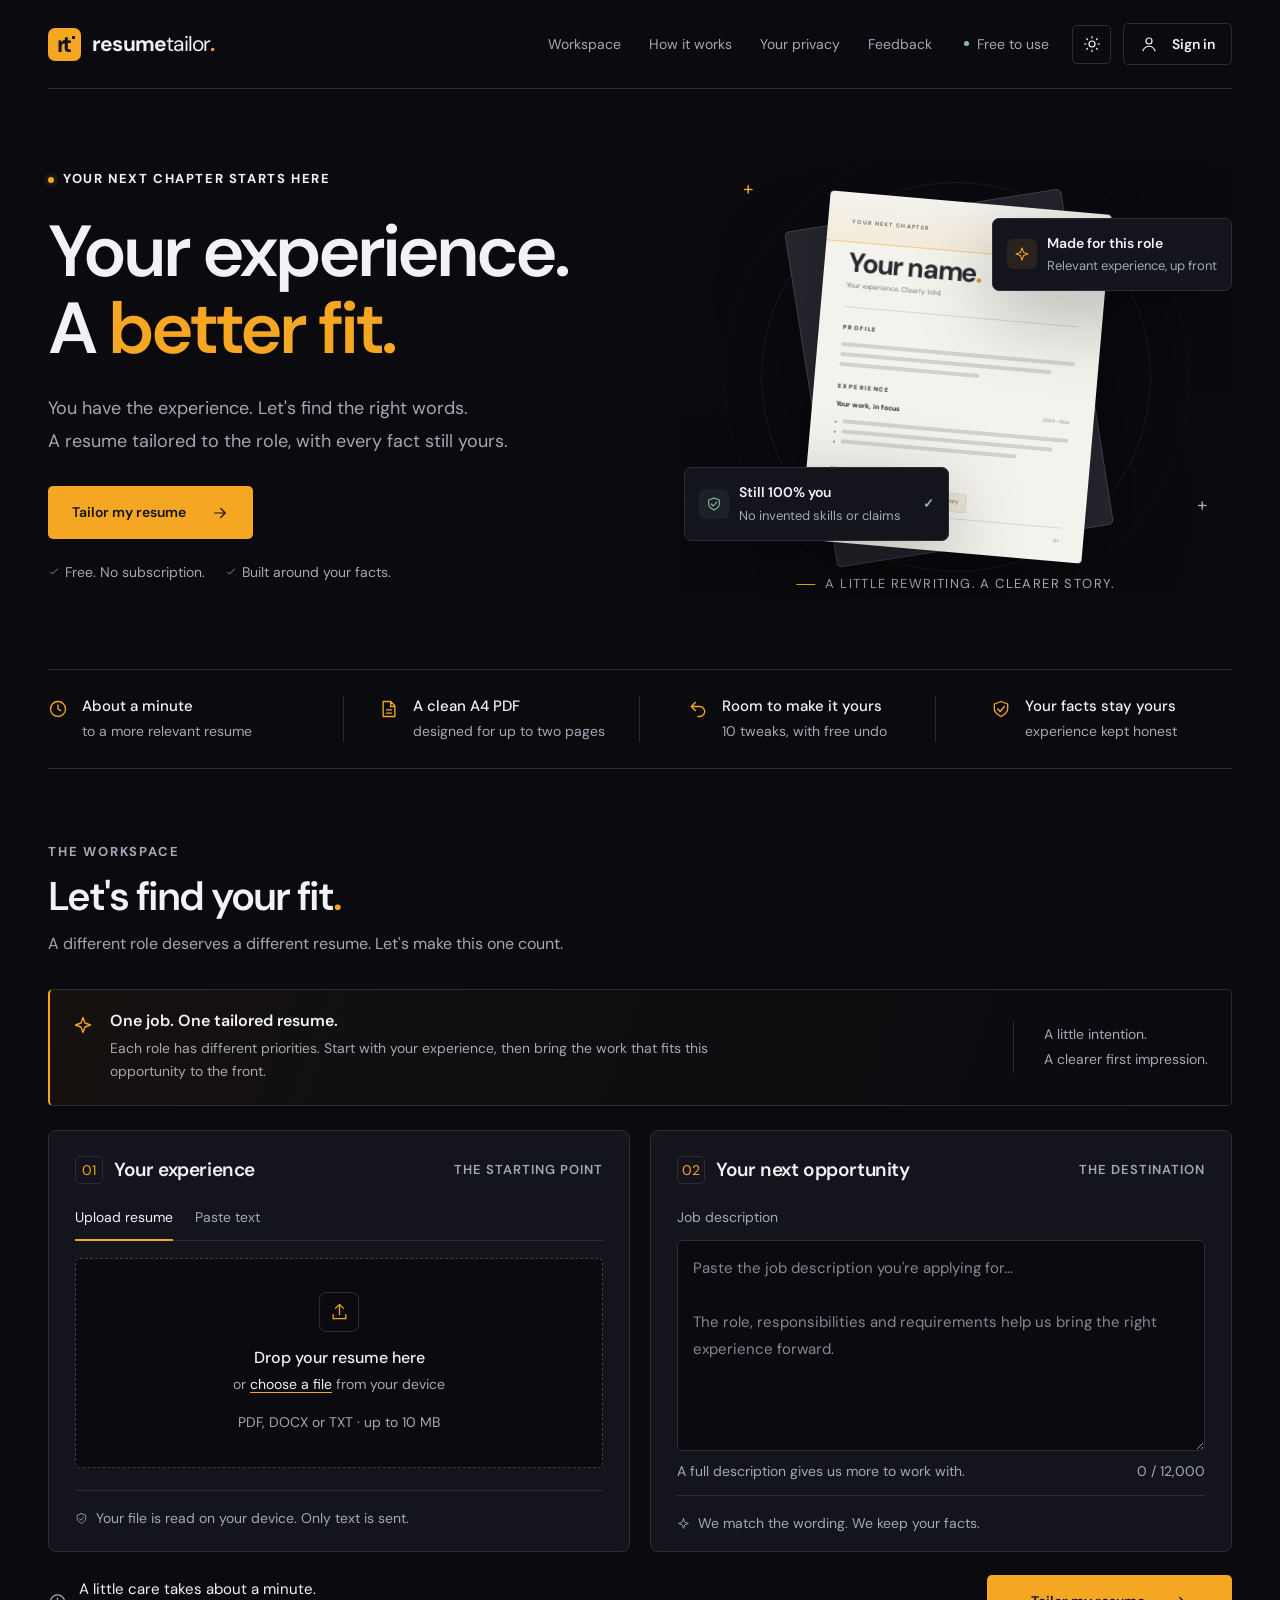
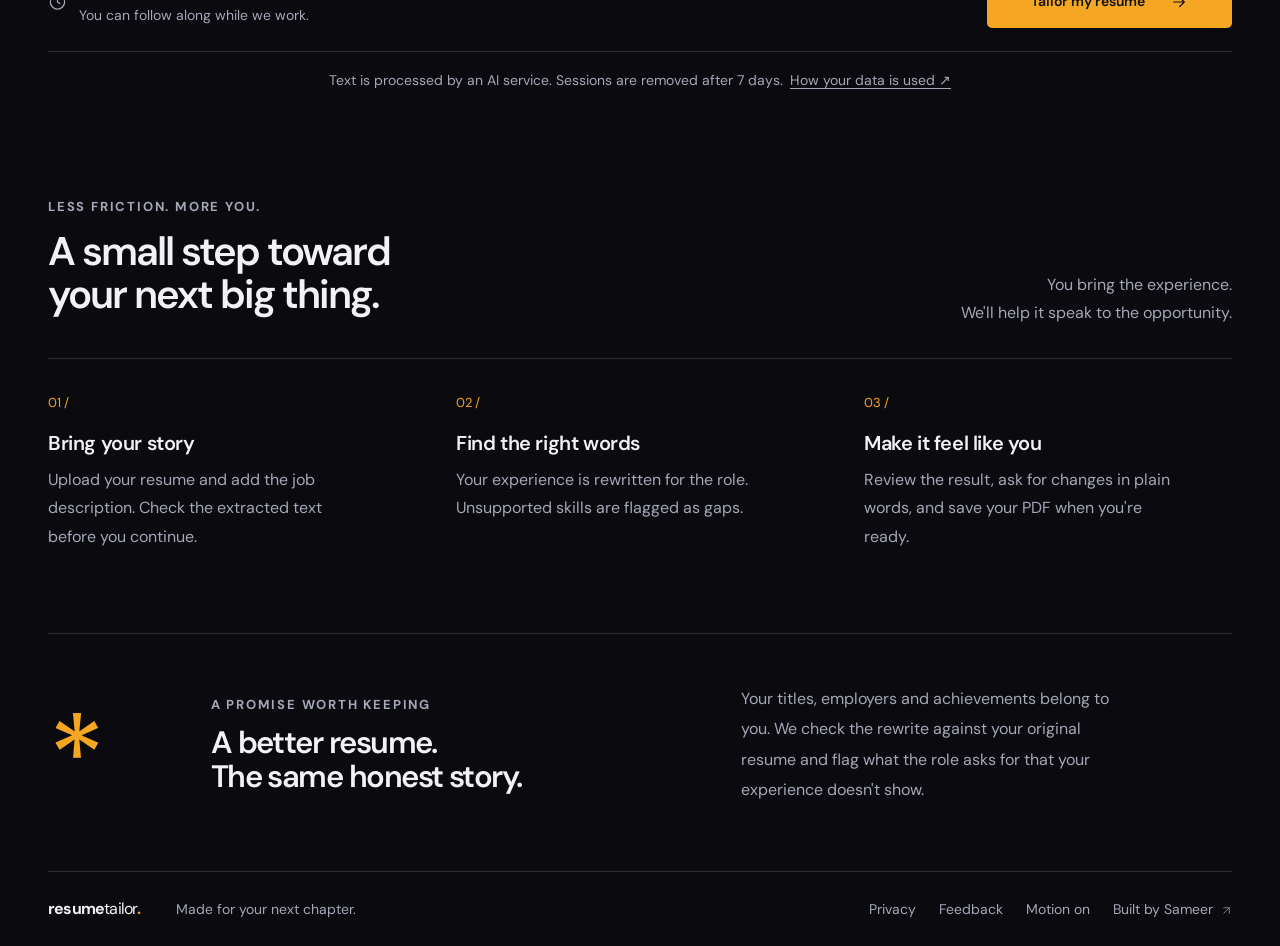
<file: site/index.html>
<!doctype html>
<html lang="en" data-theme="dark">
<head>
  <meta charset="utf-8">
  <meta name="viewport" content="width=device-width,initial-scale=1">
  <meta name="theme-color" content="#0a0a0f">
  <meta name="description" content="Make your resume fit the role. Resume Tailor rewrites with your experience, keeps your facts, and puts you in control.">
  <title>Resume Tailor — Your experience. A better fit.</title>
  <link rel="icon" href="assets/favicon.svg" type="image/svg+xml">
  <link rel="preload" href="assets/dm-sans.woff2" as="font" type="font/woff2" crossorigin>
  <link rel="stylesheet" href="styles.css">
  <script defer src="config.js"></script>
  <script defer src="render.js"></script>
  <script defer src="api.js"></script>
  <script defer src="demo-data.js"></script>
  <script defer src="app.js"></script>
</head>
<body>
  <a class="skip-link" href="#main">Skip to content</a>
  <svg class="svg-library" aria-hidden="true" xmlns="http://www.w3.org/2000/svg">
    <symbol id="i-arrow" viewBox="0 0 24 24"><path d="M5 12h14m-6-6 6 6-6 6"/></symbol>
    <symbol id="i-up-right" viewBox="0 0 24 24"><path d="M6 18 18 6M6 6h12v12"/></symbol>
    <symbol id="i-check" viewBox="0 0 24 24"><path d="m5 12 4 4L19 6"/></symbol>
    <symbol id="i-document" viewBox="0 0 24 24"><path d="M14 3H5v18h14V8l-5-5Zm0 0v6h5M9 13h6m-6 4h6"/></symbol>
    <symbol id="i-upload" viewBox="0 0 24 24"><path d="M12 16V3m-5 5 5-5 5 5M4 16v5h16v-5"/></symbol>
    <symbol id="i-shield" viewBox="0 0 24 24"><path d="m12 3 8 3v6c0 5-8 9-8 9s-8-4-8-9V6l8-3Z"/><path d="m8 12 3 3 5-6"/></symbol>
    <symbol id="i-user" viewBox="0 0 24 24"><circle cx="12" cy="8" r="4"/><path d="M4 21c1.5-4 4.5-6 8-6s6.5 2 8 6"/></symbol><symbol id="i-clock" viewBox="0 0 24 24"><circle cx="12" cy="12" r="9"/><path d="M12 7v5l3 2"/></symbol>
    <symbol id="i-spark" viewBox="0 0 24 24"><path d="m12 3 2.4 6.6L21 12l-6.6 2.4L12 21l-2.4-6.6L3 12l6.6-2.4L12 3Z"/></symbol>
    <symbol id="i-sun" viewBox="0 0 24 24"><circle cx="12" cy="12" r="4"/><path d="M12 2v2m0 16v2M2 12h2m16 0h2M5 5l1 1m12 12 1 1M5 19l1-1M18 6l1-1"/></symbol>
    <symbol id="i-moon" viewBox="0 0 24 24"><path d="M20 15.2A9 9 0 0 1 8.8 4 9 9 0 1 0 20 15.2Z"/></symbol>
    <symbol id="i-play" viewBox="0 0 24 24"><path d="m9 5 11 7-11 7V5Z"/></symbol>
    <symbol id="i-pause" viewBox="0 0 24 24"><path d="M8 5v14M16 5v14"/></symbol>
    <symbol id="i-close" viewBox="0 0 24 24"><path d="m6 6 12 12M18 6 6 18"/></symbol>
    <symbol id="i-undo" viewBox="0 0 24 24"><path d="M9 4 4 9l5 5M4 9h10a6 6 0 0 1 0 12h-2"/></symbol>
    <symbol id="i-download" viewBox="0 0 24 24"><path d="M12 3v13m-5-5 5 5 5-5M4 17v4h16v-4"/></symbol>
  </svg>

  <header class="site-header shell">
    <a class="brand" href="#" aria-label="Resume Tailor home"><span class="brand-mark" aria-hidden="true">r<span>t</span><i></i></span><span>resume<span class="brand-light">tailor</span><span class="brand-dot">.</span></span></a>
    <nav aria-label="Main navigation">
      <a href="#workspace" data-home-anchor="workspace">Workspace</a>
      <a href="#how-it-works" data-home-anchor="how-it-works">How it works</a>
      <button class="nav-link" data-action="privacy">Your privacy</button>
      <button class="nav-link" data-action="feedback">Feedback</button>
    </nav>
    <div class="header-actions"><span class="free-tag"><i></i> Free to use</span><button class="icon-button" id="theme-toggle" aria-label="Switch to light theme"><svg><use href="#i-sun"/></svg></button><button class="button small outline" id="account-button"><svg><use href="#i-user"/></svg> Sign in</button><button class="button small outline" id="header-sign-out" hidden>Sign out</button></div>
  </header>

  <main id="main">
    <div id="view-home" class="view">
      <section class="hero shell" aria-labelledby="hero-title">
        <div class="hero-copy">
          <div class="eyebrow"><span class="live-dot"></span> YOUR NEXT CHAPTER STARTS HERE</div>
          <h1 id="hero-title">Your experience.<br>A <span class="accent">better fit<span class="period">.</span></span></h1>
          <p class="hero-description">You have the experience. Let's find the right words.<br class="desktop-break"> A resume tailored to the role, with every fact still yours.</p>
          <div class="hero-actions"><a class="button primary" href="#workspace">Tailor my resume <svg><use href="#i-arrow"/></svg></a></div>
          <div class="hero-fineprint"><span><svg><use href="#i-check"/></svg> Free. No subscription.</span><span><svg><use href="#i-check"/></svg> Built around your facts.</span></div>
          <p class="usage-stats" id="usage-stats" hidden></p>
        </div>
        <div class="hero-visual" aria-label="Illustration of a resume being matched to a role">
          <div class="orbit orbit-one"></div><div class="orbit orbit-two"></div><div class="visual-cross cross-one">+</div><div class="visual-cross cross-two">+</div>
          <div class="paper-back"></div>
          <div class="resume-paper" data-tilt>
            <div class="paper-topline"><span>YOUR NEXT CHAPTER</span><svg><use href="#i-spark"/></svg></div>
            <div class="paper-name">Your name<span>.</span></div><div class="paper-role">Your experience. Clearly told.</div>
            <div class="paper-rule"></div><div class="paper-label">PROFILE</div><div class="skeleton w100"></div><div class="skeleton w90"></div><div class="skeleton w60"></div>
            <div class="paper-label">EXPERIENCE</div><div class="paper-job"><b>Your work, in focus</b><span>2024 – Now</span></div><div class="paper-bullet"><i></i><div class="skeleton w100"></div></div><div class="paper-bullet"><i></i><div class="skeleton w90"></div></div><div class="paper-bullet"><i></i><div class="skeleton w75"></div></div>
            <div class="paper-label">WHAT YOU BRING</div><div class="paper-skills"><span>Your skills</span><span>Your impact</span><span>Your story</span></div>
            <div class="paper-footer"><span>MADE FOR THE OPPORTUNITY</span><span>01</span></div>
            <div class="scan-line"></div>
          </div>
          <div class="floating-label fit-label"><span class="label-icon"><svg><use href="#i-spark"/></svg></span><div>Made for this role<small>Relevant experience, up front</small></div></div>
          <div class="floating-label facts-label"><span class="label-icon green"><svg><use href="#i-shield"/></svg></span><div>Still 100% you<small>No invented skills or claims</small></div><span class="tiny-check">✓</span></div>
          <div class="visual-caption"><span class="caption-line"></span> A LITTLE REWRITING. A CLEARER STORY.</div>
        </div>
      </section>

      <div class="benefit-strip shell"><div><svg><use href="#i-clock"/></svg><span>About a minute<small>to a more relevant resume</small></span></div><div><svg><use href="#i-document"/></svg><span>A clean A4 PDF<small>designed for up to two pages</small></span></div><div><svg><use href="#i-undo"/></svg><span>Room to make it yours<small>10 tweaks, with free undo</small></span></div><div><svg><use href="#i-shield"/></svg><span>Your facts stay yours<small>experience kept honest</small></span></div></div>

      <section id="workspace" class="workspace shell" aria-labelledby="workspace-title">
        <div class="section-heading"><div><div class="eyebrow">THE WORKSPACE</div><h2 id="workspace-title">Let's find your fit<span class="accent">.</span></h2><p>A different role deserves a different resume. Let's make this one count.</p></div></div>
        <div class="role-reminder"><span class="reminder-icon"><svg><use href="#i-spark"/></svg></span><div><h3>One job. One tailored resume.</h3><p>Each role has different priorities. Start with your experience, then bring the work that fits this opportunity to the front.</p></div><span class="reminder-aside">A little intention.<br>A clearer first impression.</span></div>
        
        <div class="input-grid">
          <article class="input-card">
            <div class="card-heading"><div class="step-label"><span>01</span><h3>Your experience</h3></div><span class="mini-tag">THE STARTING POINT</span></div>
            <div class="input-tabs" role="tablist" aria-label="Resume input method"><button class="input-tab active" id="tab-upload" role="tab" aria-controls="panel-upload" aria-selected="true">Upload resume</button><button class="input-tab" id="tab-paste" role="tab" aria-controls="panel-paste" aria-selected="false" tabindex="-1">Paste text</button></div>
            <div id="panel-upload" role="tabpanel" aria-labelledby="tab-upload">
              <button type="button" class="upload-zone" id="upload-zone"><span class="upload-icon"><svg><use href="#i-upload"/></svg></span><strong>Drop your resume here</strong><span>or <u>choose a file</u> from your device</span><small>PDF, DOCX or TXT · up to 10 MB</small></button>
              <input id="resume-file" type="file" accept=".pdf,.docx,.txt" hidden>
            </div>
            <div id="panel-paste" role="tabpanel" aria-labelledby="tab-paste" hidden><label class="sr-only" for="resume-text">Your resume text</label><textarea id="resume-text" maxlength="20000" placeholder="Paste your resume here. Include your experience, skills, education and contact details."></textarea><div class="field-meta"><span>Review and fix the text before continuing.</span><span id="resume-count">0 / 20,000</span></div></div>
            <div class="card-footnote"><svg><use href="#i-shield"/></svg><span>Your file is read on your device. Only text is sent.</span></div>
          </article>
          <article class="input-card">
            <div class="card-heading"><div class="step-label"><span>02</span><h3>Your next opportunity</h3></div><span class="mini-tag">THE DESTINATION</span></div>
            <label class="field-label" for="jd-text">Job description</label>
            <textarea id="jd-text" maxlength="12000" placeholder="Paste the job description you're applying for...&#10;&#10;The role, responsibilities and requirements help us bring the right experience forward."></textarea>
            <div class="field-meta"><span>A full description gives us more to work with.</span><span id="jd-count">0 / 12,000</span></div>
            <div class="card-footnote"><svg><use href="#i-spark"/></svg><span>We match the wording. We keep your facts.</span></div>
          </article>
        </div>
        <div id="input-error" class="inline-error" role="alert" hidden></div>
        <div class="generate-row"><div class="generate-note"><svg><use href="#i-clock"/></svg><div>A little care takes about a minute.<small>You can follow along while we work.</small></div></div><button class="button primary large" id="generate-button">Tailor my resume <svg><use href="#i-arrow"/></svg></button></div>
        <p class="privacy-note">Text is processed by an AI service. Sessions are removed after 7 days. <button class="inline-link" data-action="privacy">How your data is used <span>↗</span></button></p>
      </section>

      <section id="how-it-works" class="how-section shell" aria-labelledby="how-title"><div class="section-heading"><div><div class="eyebrow">LESS FRICTION. MORE YOU.</div><h2 id="how-title">A small step toward<br>your next big thing.</h2></div><p>You bring the experience.<br>We'll help it speak to the opportunity.</p></div><div class="how-grid"><article><span class="how-number">01 /</span><h3>Bring your story</h3><p>Upload your resume and add the job description. Check the extracted text before you continue.</p></article><article><span class="how-number">02 /</span><h3>Find the right words</h3><p>Your experience is rewritten for the role. Unsupported skills are flagged as gaps.</p></article><article><span class="how-number">03 /</span><h3>Make it feel like you</h3><p>Review the result, ask for changes in plain words, and save your PDF when you're ready.</p></article></div></section>
      <section class="honesty shell"><span class="honesty-symbol" aria-hidden="true">*</span><div><div class="eyebrow">A PROMISE WORTH KEEPING</div><h2>A better resume.<br>The same honest story.</h2></div><p>Your titles, employers and achievements belong to you. We check the rewrite against your original resume and flag what the role asks for that your experience doesn't show.</p></section>
    </div>

    <section id="view-waiting" class="view waiting shell" hidden aria-labelledby="waiting-title">
      <div class="waiting-topline"><button class="text-button" id="stop-waiting"><span>←</span> Back to workspace</button><span class="mini-tag" id="waiting-mode">SAMPLE DEMO · SIMULATED STAGES</span></div>
      <div class="journey-nav" aria-label="Resume journey"><span class="done"><i>✓</i> Your experience</span><b></b><span class="current"><i>02</i> Finding your fit</span><b></b><span><i>03</i> Make it yours</span></div>
      <div class="waiting-heading"><div class="eyebrow"><span class="live-dot"></span> A LITTLE CARE, BEHIND THE SCENES</div><h1 id="waiting-title">Good things take<br>a little <span class="accent">tailoring.</span></h1><p id="waiting-description">Your next chapter is taking shape. Here's what goes into it.</p><button class="button primary ready-shortcut" id="ready-shortcut" hidden>Open your resume <svg><use href="#i-arrow"/></svg></button></div>
      <div class="waiting-grid">
        <article class="progress-card">
          <div class="progress-card-top"><div class="eyebrow" id="progress-eyebrow">YOUR RESUME, IN THE MAKING</div><span class="status-pill" id="progress-badge"><i></i> Working</span></div>
          <div class="time-row"><div><span class="time-label">TIME ELAPSED</span><div class="elapsed" id="elapsed" role="timer" aria-live="off" aria-label="Time elapsed">00<span>:</span>00</div></div><div class="time-estimate"><svg><use href="#i-clock"/></svg><span id="time-estimate">Usually about a minute</span><small id="time-detail">Timing varies with the AI service</small></div></div>
          <div class="progress-track" id="progress-track" role="progressbar" aria-label="Waiting for the resume service" aria-valuemin="0" aria-valuemax="100" aria-valuenow="0"><div id="progress-fill"></div></div>
          <p class="progress-caption" id="progress-caption">Step 1 of 5 · Reading your experience</p>
          <ol class="stage-list" id="stage-list"></ol>
          <div class="progress-reassurance"><svg><use href="#i-shield"/></svg><span id="wait-reassurance">A clearer story, built from your experience.</span></div>
          <div id="waiting-error" class="inline-error" hidden role="alert"></div>
          <div class="limit-actions" id="limit-actions" hidden><button class="button primary" data-action="request-more">Request more resumes <svg><use href="#i-arrow"/></svg></button></div>
          <div class="wait-complete-actions" id="wait-complete-actions" hidden><button class="button primary" id="review-result">Review your resume <svg><use href="#i-arrow"/></svg></button></div>
        </article>
        <aside class="engagement-column">
          <article class="tip-card" id="tip-card" aria-labelledby="tip-title"><div class="tip-top"><span class="eyebrow"><svg><use href="#i-spark"/></svg> WHILE WE TAILOR</span><span class="tip-counter" id="tip-counter">01 / 08</span></div><div class="tip-art" aria-hidden="true"><div class="mini-doc"><span></span><span></span><span></span><span></span></div><span class="mini-spark">✳</span><span class="mini-line"></span></div><div class="tip-content" id="tip-content"><span class="tip-kicker">A SMALL THING THAT HELPS</span><h2 id="tip-title">Lead with relevance.</h2><p id="tip-body">Put the experience that best fits this role near the top.</p></div><div class="tip-bottom"><div class="tip-dots" id="tip-dots" aria-hidden="true"></div><div class="tip-controls"><button class="icon-button" id="previous-tip" aria-label="Previous tip">←</button><button class="icon-button" id="pause-tips" aria-label="Pause tips" aria-pressed="false"><svg><use href="#i-pause"/></svg></button><button class="icon-button" id="next-tip" aria-label="Next tip">→</button></div></div></article>
          <article class="quiz-card"><div class="quiz-heading"><span class="eyebrow">A QUICK RESUME INSTINCT CHECK</span><span>↗</span></div><h3 id="quiz-question">Which bullet tells a clearer story?</h3><div id="quiz-options" class="quiz-options"></div><p id="quiz-feedback" class="quiz-feedback" role="status" hidden></p><button class="text-button" id="next-quiz" hidden>Try another <svg><use href="#i-arrow"/></svg></button></article>
        </aside>
      </div>
      <p class="waiting-bottom">Every application is a new opportunity. Give this one your own, honest story.</p>
    </section>

    <section id="view-result" class="view result shell" hidden aria-labelledby="result-title"><div class="result-heading"><div><div class="eyebrow"><span class="live-dot"></span> READY FOR YOUR NEXT CHAPTER</div><h1 id="result-title">A better fit. <span class="accent">Still you.</span></h1><p id="result-subtitle">Review every detail, make it your own, and take the next step.</p></div><button class="button primary" id="download-pdf"><svg><use href="#i-download"/></svg> Download PDF</button></div><div class="result-grid"><article class="preview-panel"><div class="preview-toolbar"><span><svg><use href="#i-document"/></svg> Your tailored resume</span><div><span id="version-label">Version 1</span><span id="fit-status">A4 layout</span></div></div><div class="resume-preview-wrap" id="resume-preview-wrap"><iframe id="resume-preview" title="Your tailored resume preview"></iframe></div><div class="preview-bottom"><svg><use href="#i-shield"/></svg><span>Check your contact details and every claim before applying.</span></div></article><aside class="result-side"><article class="edit-card"><div class="card-title-row"><h2>The finishing touches</h2><svg><use href="#i-spark"/></svg></div><p>Tell us what you'd like to change.</p><div class="tweak-count"><span id="tweaks-left">10 of 10 tweaks left</span><span>Undo is free</span></div><label class="sr-only" for="tweak-text">Change request</label><textarea id="tweak-text" maxlength="300" placeholder="e.g. Shorten the summary..."></textarea><div class="suggested-edits"><button data-tweak="Shorten the summary">Shorter summary ↗</button><button data-tweak="Put projects first">Projects first ↗</button></div><div class="edit-actions"><button class="button primary" id="apply-tweak">Apply change <svg><use href="#i-arrow"/></svg></button><button class="icon-button" id="undo-tweak" disabled aria-label="Undo last change"><svg><use href="#i-undo"/></svg></button></div><p id="tweak-status" class="tweak-status" role="status" hidden></p><p class="small-muted">Failed or refused changes don't use a tweak.</p></article><article class="match-card"><div class="card-title-row"><h2>How it lines up</h2><span class="mini-tag">JOB KEYWORDS</span></div><h3>Already in your experience</h3><div id="keywords-found" class="chips found"></div><h3>Not in your resume</h3><div id="keywords-missing" class="chips missing"></div><div class="gap-note"><svg><use href="#i-shield"/></svg><div><strong>Honest gaps, clearly marked.</strong><ul id="gaps"></ul></div></div></article><article class="rate-card" id="rate-card"><div class="card-title-row"><h2>How did this turn out?</h2></div><div class="rate-buttons"><button class="button outline small" type="button" data-rate="up" aria-pressed="false">👍 Good</button><button class="button outline small" type="button" data-rate="down" aria-pressed="false">👎 Needs work</button></div><p id="rate-status" class="small-muted" role="status" hidden></p><button class="text-button" type="button" data-action="feedback">Report a bug or suggest an idea <svg><use href="#i-arrow"/></svg></button></article><div class="result-bottom-actions"><button class="text-button" id="start-over">← Tailor for another role</button></div></aside></div><p class="privacy-note">Download opens your browser's print dialog. Choose “Save as PDF” and turn off headers and footers.</p></section>
  </main>

  <footer class="site-footer shell"><a class="brand footer-brand" href="#">resume<span class="brand-light">tailor</span><span class="brand-dot">.</span></a><span>Made for your next chapter.</span><div><button class="nav-link" data-action="privacy">Privacy</button><button class="nav-link" data-action="feedback">Feedback</button><button class="nav-link" id="motion-toggle" aria-pressed="false">Motion on</button><a href="https://samsm.vercel.app/" target="_blank" rel="noopener">Built by Sameer <svg><use href="#i-up-right"/></svg></a></div></footer>
  <div class="toast" id="toast" role="status" hidden></div><div class="sr-only" id="stage-announcement" role="status" aria-live="polite"></div>

  <dialog id="auth-dialog" class="modal" aria-labelledby="auth-title"><button class="icon-button modal-close" data-close="auth-dialog" aria-label="Close sign in"><svg><use href="#i-close"/></svg></button><span class="modal-symbol"><svg><use href="#i-spark"/></svg></span><div class="eyebrow">ONE STEP CLOSER</div><h2 id="auth-title">Your next chapter,<br>in your inbox.</h2><p id="auth-description">Sign in with a 6-digit email code. No password to remember.</p><form id="email-form"><label for="auth-email">Your email address</label><input id="auth-email" type="email" required autocomplete="email" placeholder="you@example.com"><button class="button primary" type="submit">Send me a code <svg><use href="#i-arrow"/></svg></button></form><form id="code-form" hidden><p class="spam-hint" id="spam-hint" role="status" hidden>No code yet? Check your <b>spam</b> or <b>junk</b> folder.<span>If you find it there, mark it "Not spam" so the next one reaches your inbox.</span></p><label for="auth-code">6-digit code</label><input id="auth-code" required autocomplete="one-time-code" inputmode="numeric" maxlength="6" pattern="[0-9]{6}" placeholder="000000"><div class="code-meta"><span id="code-expiry">Valid for 10:00</span><button type="button" class="inline-link" id="resend-code">Resend code</button></div><button class="button primary" type="submit">Let's get started <svg><use href="#i-arrow"/></svg></button><button type="button" class="text-button" id="change-email">Use a different email</button></form><p id="auth-error" class="inline-error" role="alert" hidden></p><p class="small-muted">Free to use · Up to 3 resumes a day · 10 tweaks per resume · A new code each visit</p></dialog>
  <dialog id="profile-dialog" class="modal profile-modal" aria-labelledby="profile-title"><button class="icon-button modal-close" data-close="profile-dialog" aria-label="Close profile"><svg><use href="#i-close"/></svg></button><span class="modal-symbol"><svg><use href="#i-user"/></svg></span><div class="eyebrow">YOUR PROFILE</div><h2 id="profile-title">Hello.</h2><p id="profile-email"></p><div class="profile-stats"><div><strong id="profile-left">–</strong><span>resumes left today</span></div><div><strong id="profile-count">–</strong><span>resumes in the last 7 days</span></div></div><div class="request-box" id="request-box" hidden><p id="request-status"></p><button class="button outline small" type="button" data-action="request-more" id="profile-request">Request more resumes</button></div><h3 class="profile-heading">Your recent resumes</h3><ul class="profile-resumes" id="profile-resumes"></ul><p class="small-note">Resumes are deleted after 7 days. Download the PDF to keep one.</p><form id="profile-form"><h3 class="profile-heading">Name and username (optional)</h3><label for="profile-name">Name</label><input id="profile-name" maxlength="80" autocomplete="name" placeholder="Your name"><label for="profile-username">Username</label><input id="profile-username" maxlength="20" autocomplete="username" placeholder="3 to 20 letters, numbers or _" pattern="[a-z0-9_]{3,20}"><button class="button outline small" type="submit">Save <svg><use href="#i-check"/></svg></button></form><p id="profile-error" class="inline-error" role="alert" hidden></p><div class="profile-footer"><button class="text-button" type="button" data-action="feedback">Send feedback</button><button class="text-button" id="sign-out">Sign out</button></div></dialog>
  <dialog id="request-dialog" class="modal" aria-labelledby="request-title"><button class="icon-button modal-close" data-close="request-dialog" aria-label="Close request"><svg><use href="#i-close"/></svg></button><span class="modal-symbol"><svg><use href="#i-spark"/></svg></span><div class="eyebrow">NEED MORE TODAY?</div><h2 id="request-title">Request more resumes.</h2><p class="small-note">Ask for more and they're added to your account once approved. Approved resumes don't expire.</p><form id="request-form"><label for="request-count">How many more?</label><input id="request-count" type="number" inputmode="numeric" min="1" max="20" step="1" value="5" required><label for="request-reason">What are they for? (optional)</label><textarea id="request-reason" maxlength="500" rows="3" placeholder="For example: applying to several bank roles this week"></textarea><button class="button primary" type="submit">Send request <svg><use href="#i-arrow"/></svg></button></form><p id="request-error" class="inline-error" role="alert" hidden></p></dialog>
  <dialog id="feedback-dialog" class="modal feedback-modal" aria-labelledby="feedback-title"><button class="icon-button modal-close" data-close="feedback-dialog" aria-label="Close feedback"><svg><use href="#i-close"/></svg></button><span class="modal-symbol"><svg><use href="#i-spark"/></svg></span><div class="eyebrow">HELP US IMPROVE</div><h2 id="feedback-title">Tell us what you think.</h2><form id="feedback-form"><fieldset class="choice-row"><legend>What is it about?</legend><label><input type="radio" name="feedback-kind" value="bug"> Bug</label><label><input type="radio" name="feedback-kind" value="improvement" checked> Improvement</label><label><input type="radio" name="feedback-kind" value="idea"> Idea</label></fieldset><label for="feedback-message" id="feedback-message-label">What could be better?</label><textarea id="feedback-message" rows="5" minlength="5" maxlength="2000" required></textarea><fieldset class="choice-row rating-row"><legend>Rate the resume (optional)</legend><label><input type="radio" name="feedback-rating" value="1"> 1</label><label><input type="radio" name="feedback-rating" value="2"> 2</label><label><input type="radio" name="feedback-rating" value="3"> 3</label><label><input type="radio" name="feedback-rating" value="4"> 4</label><label><input type="radio" name="feedback-rating" value="5"> 5</label></fieldset><label class="check-row" id="feedback-link-row"><input type="checkbox" id="feedback-link" checked> Link this resume so we can see which job it was for. Your resume text is not shared.</label><button class="button primary" type="submit">Send feedback <svg><use href="#i-arrow"/></svg></button></form><p class="small-note">Kept for 90 days. Please leave out phone numbers and other personal details.</p><p id="feedback-error" class="inline-error" role="alert" hidden></p></dialog>
  <dialog id="privacy-dialog" class="modal privacy-modal" aria-labelledby="privacy-title"><button class="icon-button modal-close" data-close="privacy-dialog" aria-label="Close privacy details"><svg><use href="#i-close"/></svg></button><div class="eyebrow">YOUR DATA, IN PLAIN WORDS</div><h2 id="privacy-title">Your story stays yours.</h2><div class="privacy-item"><svg><use href="#i-document"/></svg><div><h3>Your file stays on your device</h3><p>PDF and DOCX files are converted to text in your browser. You can review that text before generating.</p></div></div><div class="privacy-item"><svg><use href="#i-spark"/></svg><div><h3>Text is sent to an AI service</h3><p>Your resume text and job description are sent through our server to OpenRouter to prepare the rewrite. Free model providers may log prompts. Remove information you don't want processed before you continue.</p></div></div><div class="privacy-item"><svg><use href="#i-clock"/></svg><div><h3>Sessions expire after 7 days</h3><p>Resume Tailor's backend removes session data after 7 days. Sign-in is not remembered in your browser: you enter a new email code on each visit.</p></div></div><div class="privacy-item"><svg><use href="#i-check"/></svg><div><h3>Improving the tool</h3><p>We keep anonymous numbers, such as which job keywords were matched, which kinds of changes people ask for, and whether the PDF was downloaded. They never include your resume or the job description. Feedback you send is kept for 90 days.</p></div></div><div class="privacy-item"><svg><use href="#i-shield"/></svg><div><h3>You have the final say</h3><p>The rewrite is checked against your original experience. Review the result before using it in an application.</p></div></div><button class="button primary" data-close="privacy-dialog">Got it <svg><use href="#i-check"/></svg></button></dialog>
  <noscript><div class="noscript">Please enable JavaScript to use the resume workspace.</div></noscript>
</body>
</html>
</file>
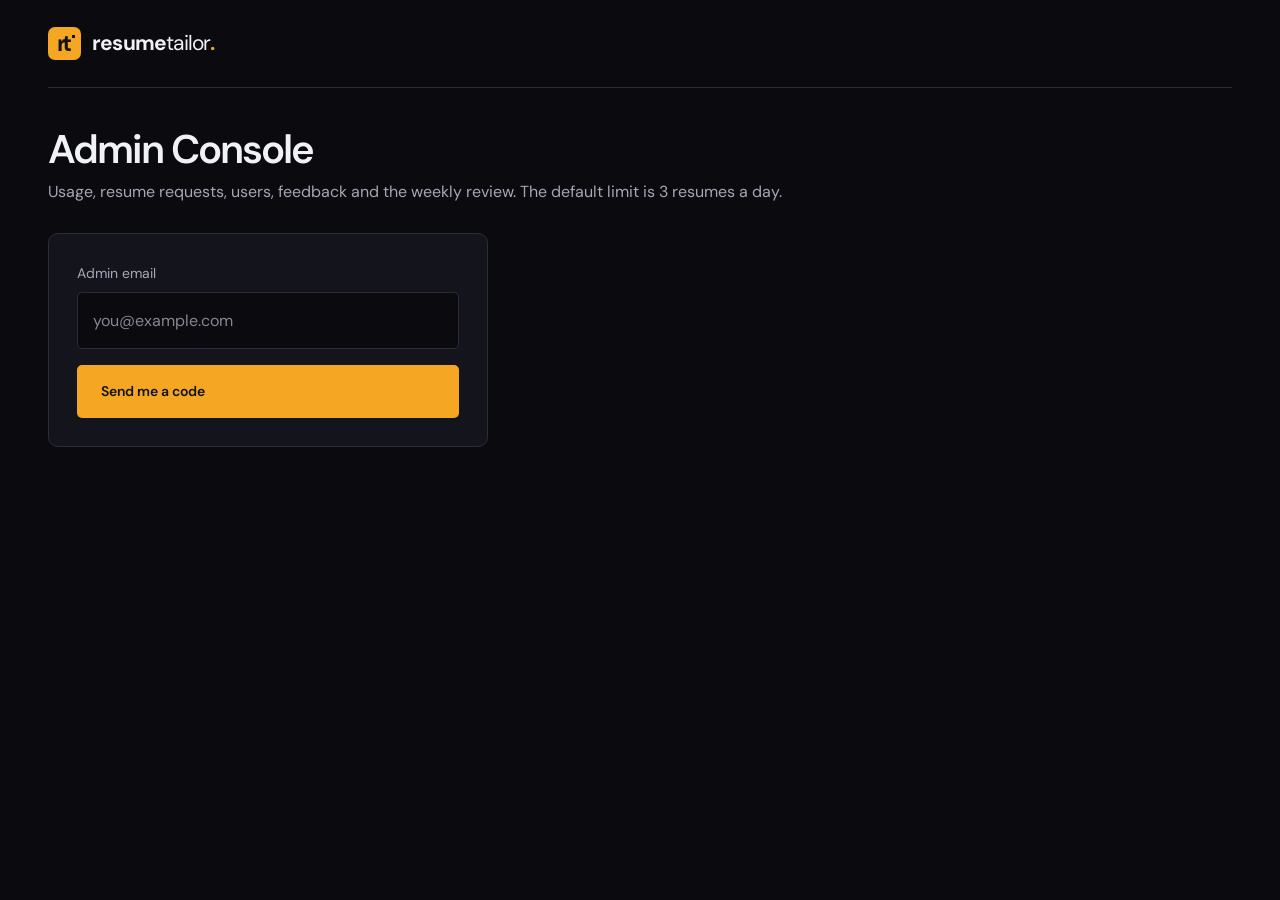
<file: site/admin.html>
<!doctype html>
<html lang="en" data-theme="dark">
<head>
  <meta charset="utf-8">
  <meta name="viewport" content="width=device-width, initial-scale=1">
  <meta name="robots" content="noindex, nofollow">
  <title>Admin Console</title>
  <link rel="icon" href="assets/favicon.svg" type="image/svg+xml">
  <link rel="stylesheet" href="styles.css">
  <style>
    .admin{padding:40px 0 80px}
    .admin h1{font-size:40px;margin-bottom:8px}
    .admin .lead{color:var(--muted);font-size:16px;margin-bottom:28px}
    .admin-card{background:var(--surface);border:1px solid var(--line);border-radius:10px;padding:28px;max-width:440px}
    .admin-card label{display:block;font-size:14px;color:var(--muted);margin:0 0 8px}
    .admin-card input{font-size:16px;margin-bottom:16px}
    .admin-card .button{width:100%;justify-content:space-between}
    .totals{display:grid;grid-template-columns:repeat(auto-fit,minmax(150px,1fr));gap:12px;margin-bottom:28px}
    .totals div{background:var(--surface);border:1px solid var(--line);border-radius:10px;padding:16px 18px}
    .totals strong{display:block;font-size:28px;font-weight:600}
    .totals span{color:var(--muted);font-size:14px}
    .tabs{display:flex;gap:8px;flex-wrap:wrap;border-bottom:1px solid var(--line);margin-bottom:20px}
    .tabs button{background:transparent;border:0;border-bottom:2px solid transparent;padding:10px 14px;font-size:15px;color:var(--muted);cursor:pointer}
    .tabs button[aria-selected="true"]{color:var(--ink);border-color:var(--accent)}
    .tabs b{display:inline-block;min-width:22px;padding:0 6px;margin-left:6px;border-radius:11px;background:var(--accent);color:#111;font-size:13px}
    .admin-tools{display:flex;gap:12px;align-items:center;flex-wrap:wrap;margin-bottom:18px}
    .admin-tools input,.admin-tools select{max-width:320px;font-size:15px;padding:10px 14px;width:auto}
    .admin-tools span{color:var(--muted);font-size:14px}
    select{border:1px solid var(--line);background:var(--canvas);color:var(--ink);border-radius:5px;font:inherit}
    .table-wrap{overflow-x:auto;border:1px solid var(--line);border-radius:10px}
    table{border-collapse:collapse;width:100%;font-size:15px;min-width:880px}
    th,td{padding:12px 14px;text-align:left;border-bottom:1px solid var(--line);vertical-align:top}
    th{font-size:13px;color:var(--muted);font-weight:600;letter-spacing:.5px;text-transform:uppercase;background:var(--surface)}
    tr:last-child td{border-bottom:0}
    td small{display:block;color:var(--muted);font-size:13px;margin-top:2px}
    .limit-cell{display:flex;gap:8px;align-items:center}
    .limit-cell input{width:72px;padding:8px 10px;font-size:15px;margin:0}
    .limit-cell .button{min-height:38px;padding:8px 14px}
    .used-up{color:var(--accent);font-weight:600}
    .pill{display:inline-block;border:1px solid var(--line);border-radius:12px;padding:1px 9px;font-size:13px;color:var(--muted)}
    .pill.pending,.pill.new{border-color:var(--accent);color:var(--accent)}
    .pill.approved,.pill.done{border-color:var(--green);color:var(--green)}
    .message-cell{max-width:420px;white-space:pre-wrap;word-break:break-word}
    .empty-row td{color:var(--muted);text-align:center;padding:28px}
    .week-grid{display:grid;grid-template-columns:repeat(auto-fit,minmax(160px,1fr));gap:12px;margin-bottom:24px}
    .week-grid div{background:var(--surface);border:1px solid var(--line);border-radius:10px;padding:14px 16px}
    .week-grid strong{display:block;font-size:24px;font-weight:600}
    .week-grid span{color:var(--muted);font-size:14px}
    .week-grid em{font-style:normal;font-size:13px;margin-left:6px}
    .up{color:var(--green)} .down{color:var(--error)}
    .week-lists{display:grid;grid-template-columns:repeat(auto-fit,minmax(260px,1fr));gap:16px}
    .week-lists section{background:var(--surface);border:1px solid var(--line);border-radius:10px;padding:16px 18px}
    .week-lists h3{font-size:16px;margin-bottom:6px}
    .week-lists p{color:var(--muted);font-size:14px;margin-bottom:10px}
    .week-lists ol{padding-left:20px;font-size:15px;line-height:1.8}
    .admin-error{max-width:640px}
    .overview-tools{display:flex;gap:8px;align-items:center;flex-wrap:wrap;margin-bottom:18px}
    .overview-tools span{color:var(--muted);font-size:14px;margin-left:6px}
    .seg{display:inline-flex;border:1px solid var(--line);border-radius:6px;overflow:hidden}
    .seg button{background:transparent;border:0;padding:8px 14px;font-size:14px;color:var(--muted);cursor:pointer}
    .seg button[aria-pressed="true"]{background:var(--soft);color:var(--ink)}
    .report{display:grid;grid-template-columns:repeat(2,minmax(0,1fr));gap:16px}
    .report .wide{grid-column:1/-1}
    .chart-card{background:var(--surface);border:1px solid var(--line);border-radius:10px;padding:18px 20px;min-width:0}
    .chart-card h2{font-size:18px;margin-bottom:4px}
    .chart-card>p{color:var(--muted);font-size:14px;margin-bottom:12px}
    .chart-card .headline{font-size:28px;font-weight:600;margin:-2px 0 10px}
    .chart-card .headline small{font-size:14px;color:var(--muted);font-weight:400;margin-left:6px}
    .chart-host svg{display:block;width:100%;max-width:100%;height:auto;overflow:visible;stroke:none;stroke-width:0}
    .chart-host .grid{stroke:var(--line);stroke-width:1}
    .chart-host .axis{stroke:var(--muted);stroke-width:1}
    .chart-host .tick{fill:var(--muted);font-size:13px}
    .chart-host .label{fill:var(--ink);font-size:14px}
    .chart-host .value{fill:var(--ink);font-size:14px;font-weight:600}
    .chart-host .track{fill:var(--soft)}
    .chart-host .hit{cursor:default}
    .chart-empty{color:var(--muted);font-size:14px;padding:18px 0}
    .chart-table{margin-top:10px;font-size:14px;color:var(--muted)}
    .chart-table summary{cursor:pointer;width:max-content}
    .chart-table table{min-width:0;margin-top:8px;font-size:14px}
    .chart-table th,.chart-table td{padding:6px 10px}
    .chart-tip{position:fixed;z-index:50;pointer-events:none;background:var(--canvas);border:1px solid var(--line);border-radius:6px;padding:7px 10px;font-size:14px;color:var(--muted);box-shadow:var(--shadow)}
    .chart-tip b{color:var(--ink)}
    .split{display:flex;gap:24px;flex-wrap:wrap}
    .split div strong{display:block;font-size:28px;font-weight:600}
    .split div span{color:var(--muted);font-size:14px}
    @media(max-width:800px){.report{grid-template-columns:1fr}}
  </style>
</head>
<body>
  <header class="site-header shell">
    <a class="brand" href="./" aria-label="Resume Tailor home"><span class="brand-mark" aria-hidden="true">r<span>t</span><i></i></span><span>resume<span class="brand-light">tailor</span><span class="brand-dot">.</span></span></a>
    <div class="header-actions"><button class="button small outline" id="admin-sign-out" hidden>Sign out</button></div>
  </header>
  <main class="admin shell">
    <h1>Admin Console</h1>
    <p class="lead">Usage, resume requests, users, feedback and the weekly review. The default limit is 3 resumes a day.</p>

    <section id="sign-in" class="admin-card">
      <form id="admin-email-form"><label for="admin-email">Admin email</label><input id="admin-email" type="email" required autocomplete="email" placeholder="you@example.com"><button class="button primary" type="submit">Send me a code</button></form>
      <form id="admin-code-form" hidden><p class="spam-hint" id="admin-spam-hint" role="status" hidden>No code yet? Check your <b>spam</b> or <b>junk</b> folder.<span>If you find it there, mark it "Not spam" so the next one reaches your inbox.</span></p><label for="admin-code">6-digit code</label><input id="admin-code" required inputmode="numeric" autocomplete="one-time-code" maxlength="6" pattern="[0-9]{6}" placeholder="000000"><button class="button primary" type="submit">Sign in</button></form>
    </section>

    <section id="panel" hidden>
      <div class="totals" id="totals"></div>
      <div class="tabs" role="tablist">
        <button role="tab" id="tab-overview" aria-controls="view-overview" aria-selected="true">Overview</button>
        <button role="tab" id="tab-requests" aria-controls="view-requests" aria-selected="false">Requests <b id="badge-requests" hidden></b></button>
        <button role="tab" id="tab-users" aria-controls="view-users" aria-selected="false">Users</button>
        <button role="tab" id="tab-feedback" aria-controls="view-feedback" aria-selected="false">Feedback <b id="badge-feedback" hidden></b></button>
        <button role="tab" id="tab-weekly" aria-controls="view-weekly" aria-selected="false">Weekly review</button>
      </div>

      <section id="view-overview" role="tabpanel">
        <div class="overview-tools"><div class="seg" role="group" aria-label="Date range"><button type="button" data-days="7" aria-pressed="false">7 days</button><button type="button" data-days="30" aria-pressed="true">30 days</button><button type="button" data-days="90" aria-pressed="false">90 days</button></div><button class="button small outline" data-reload>Refresh</button><span id="overview-note"></span></div>
        <div class="report">
          <article class="chart-card wide"><h2>Resumes made per day</h2><p>Every tailored resume, including ones from approved extra resumes.</p><div class="headline" id="h-resumes"></div><div class="chart-host" id="c-resumes"></div></article>
          <article class="chart-card"><h2>New sign-ups per day</h2><p>Accounts created with an email code.</p><div class="headline" id="h-signups"></div><div class="chart-host" id="c-signups"></div></article>
          <article class="chart-card"><h2>PDF downloads per day</h2><p>Resumes someone downloaded: the best sign it was useful.</p><div class="headline" id="h-downloads"></div><div class="chart-host" id="c-downloads"></div></article>
          <article class="chart-card"><h2>From sign-up to download</h2><p>All time. Each step as a share of everyone who signed up.</p><div class="chart-host" id="c-funnel"></div></article>
          <article class="chart-card"><h2>How did it turn out?</h2><p>Thumbs on the result page, in this range.</p><div class="split" id="c-ratings"></div></article>
          <article class="chart-card"><h2>What people change</h2><p>Tweak types after generating. A big share means the first draft should do it by default.</p><div class="chart-host" id="c-tweaks"></div></article>
          <article class="chart-card"><h2>Tweak results</h2><p>Applied, refused (asked for facts not in the resume), no change, or failed.</p><div class="chart-host" id="c-outcomes"></div></article>
          <article class="chart-card"><h2>Dropped keywords</h2><p>In the uploaded resume but lost in the tailored one. Our misses: fix these first.</p><div class="chart-host" id="c-dropped"></div></article>
          <article class="chart-card"><h2>Top roles</h2><p>The jobs people tailor for.</p><div class="chart-host" id="c-roles"></div></article>
          <article class="chart-card"><h2>Feedback by type</h2><p>Bugs, improvements and ideas in this range.</p><div class="chart-host" id="c-feedback"></div></article>
          <article class="chart-card"><h2>Feedback status</h2><p>All open feedback, kept 90 days.</p><div class="chart-host" id="c-fstatus"></div></article>
          <article class="chart-card wide"><h2>Requests for more resumes</h2><p>All time.</p><div class="headline" id="h-requests"></div><div class="chart-host" id="c-requests"></div></article>
        </div>
      </section>

      <section id="view-requests" role="tabpanel" hidden>
        <div class="admin-tools"><select id="request-filter" aria-label="Show requests"><option value="pending">Waiting</option><option value="all">All</option><option value="approved">Approved</option><option value="declined">Declined</option></select><button class="button small outline" data-reload>Refresh</button><span id="request-summary"></span></div>
        <div class="table-wrap"><table><thead><tr><th>User</th><th>Asked</th><th>Reason</th><th>Now has</th><th>Status</th><th>Decide</th></tr></thead><tbody id="request-rows"></tbody></table></div>
      </section>

      <section id="view-users" role="tabpanel" hidden>
        <div class="admin-tools"><input id="filter" type="search" placeholder="Search email, name or username"><button class="button small outline" data-reload>Refresh</button><span id="summary"></span></div>
        <div class="table-wrap"><table><thead><tr><th>User</th><th>Joined</th><th>Last sign-in</th><th>Today</th><th>All time</th><th>Daily limit</th><th>Extra resumes</th></tr></thead><tbody id="rows"></tbody></table></div>
      </section>

      <section id="view-feedback" role="tabpanel" hidden>
        <div class="admin-tools"><select id="feedback-kind" aria-label="Type"><option value="">All types</option><option value="bug">Bugs</option><option value="improvement">Improvements</option><option value="idea">Ideas</option></select><select id="feedback-status" aria-label="Status"><option value="">Any status</option><option value="new">New</option><option value="planned">Planned</option><option value="done">Done</option><option value="wont_do">Won't do</option></select><button class="button small outline" data-reload>Refresh</button><span id="feedback-summary"></span></div>
        <div class="table-wrap"><table><thead><tr><th>When</th><th>Type</th><th>Message</th><th>From</th><th>Resume</th><th>Status</th></tr></thead><tbody id="feedback-rows"></tbody></table></div>
      </section>

      <section id="view-weekly" role="tabpanel" hidden>
        <div class="admin-tools"><select id="week-pick" aria-label="Week"></select><button class="button small outline" data-reload>Refresh</button><span>Rebuilt every Monday 07:30 IST. This week so far updates on Refresh.</span></div>
        <div id="week-view"></div>
      </section>
    </section>

    <p id="admin-error" class="inline-error admin-error" role="alert" hidden></p>
  </main>
  <script src="config.js"></script>
  <script src="api.js"></script>
  <script src="admin-charts.js"></script>
  <script src="admin.js"></script>
</body>
</html>
</file>
<file: site/styles.css>
@font-face{font-family:'DM Sans';font-style:normal;font-weight:400 700;font-display:swap;src:url('assets/dm-sans.woff2') format('woff2')}
:root{--canvas:#0a0a0f;--surface:#13141c;--soft:#191b25;--line:#2a2c38;--ink:#f1f2f5;--muted:#a4a7b5;--accent:#f5a623;--accent-rgb:245,166,35;--green:#8cbda5;--error:#ffb6a7;--shadow:0 24px 80px #0004;color-scheme:dark}
:root[data-theme=light]{--canvas:#f7f7fa;--surface:#fff;--soft:#eeeff4;--line:#d9dbe3;--ink:#171923;--muted:#606574;--accent:#b46b00;--accent-rgb:180,107,0;--green:#306b50;--error:#9e3028;--shadow:0 24px 80px #1a23320d;color-scheme:light}
*{box-sizing:border-box}html{scroll-behavior:smooth;scroll-padding-top:35px}body{margin:0;background:var(--canvas);color:var(--ink);font:15px/1.6 'DM Sans',Arial,sans-serif;-webkit-font-smoothing:antialiased;overflow-x:hidden}button,input,textarea{font:inherit}button,a,input,textarea{-webkit-tap-highlight-color:transparent}button{color:inherit;cursor:pointer}a{color:inherit;text-decoration:none}button{border:0}button:disabled{cursor:not-allowed;opacity:.45}button,a{touch-action:manipulation}button,textarea,input{outline:none}a:focus-visible,button:focus-visible,input:focus-visible,textarea:focus-visible{outline:2px solid var(--accent);outline-offset:5px}::selection{background:var(--accent);color:#0a0a0f}[hidden]{display:none!important}h1,h2,h3,p{margin-top:0}h1,h2,h3{font-weight:600}h1,h2{letter-spacing:-.05em;line-height:1.08}h3{line-height:1.3}svg{width:20px;height:20px;fill:none;stroke:currentColor;stroke-width:1.6;stroke-linecap:round;stroke-linejoin:round;flex-shrink:0}svg use{pointer-events:none}.svg-library{position:absolute;width:0;height:0;overflow:hidden}.shell{width:min(1200px,calc(100% - 96px));margin-inline:auto}.accent{color:var(--accent)}.sr-only,.skip-link:not(:focus){position:absolute;width:1px;height:1px;padding:0;margin:-1px;overflow:hidden;clip:rect(0,0,0,0);white-space:nowrap;border:0}.skip-link:focus{position:fixed;top:10px;left:10px;padding:12px;background:var(--accent);color:#111;z-index:100}.eyebrow{font-size:13px;letter-spacing:1.8px;line-height:1.4;font-weight:700;display:flex;align-items:center;gap:9px}.live-dot,.free-tag i{width:6px;height:6px;border-radius:100%;background:var(--accent);display:inline-block;box-shadow:0 0 0 4px rgba(var(--accent-rgb),.08)}.button{display:inline-flex;justify-content:center;align-items:center;gap:25px;padding:16px 23px;min-height:53px;border-radius:5px;font-size:14px;font-weight:600;line-height:1.2;transition:background .2s,transform .2s,box-shadow .2s;border:1px solid transparent;white-space:nowrap}.button svg{width:18px;height:18px;transition:transform .25s}.button:hover:not(:disabled) svg{transform:translateX(4px)}.button:hover:not(:disabled){transform:translateY(-2px)}.primary{background:#f5a623;color:#11121a}.primary:hover:not(:disabled){background:#ffb63e;box-shadow:0 5px 24px #f5a62320}.outline{border-color:var(--line);background:transparent}.outline:hover{background:var(--soft);border-color:var(--muted)}.small{padding:11px 16px;min-height:40px;gap:14px;font-size:14px}.large{min-width:245px}.icon-button{display:inline-flex;align-items:center;justify-content:center;background:transparent;border:1px solid var(--line);height:39px;width:39px;border-radius:5px;transition:background .2s,border-color .2s}.icon-button:hover:not(:disabled){background:var(--soft);border-color:var(--muted)}.icon-button svg{width:18px;height:18px}.text-button{display:inline-flex;align-items:center;gap:10px;background:transparent;padding:5px 0;font-size:14px;font-weight:500}.text-button:hover,.nav-link:hover,.inline-link:hover{color:var(--accent)}.text-button svg{width:16px;height:16px}.nav-link{background:transparent;padding:0;font-size:inherit}.inline-link{background:transparent;padding:0;font-size:inherit;color:var(--ink);text-decoration:underline;text-underline-offset:3px}.mini-tag{font-size:13px;letter-spacing:1.2px;font-weight:600;color:var(--muted)}
.site-header{display:flex;align-items:center;justify-content:space-between;padding-block:23px;border-bottom:1px solid var(--line);gap:32px;min-height:88px}.brand{display:inline-flex;align-items:center;gap:9px;font-size:21px;font-weight:700;letter-spacing:-.8px;line-height:1}.brand-light{font-weight:400}.brand-dot{color:var(--accent)}.brand-mark{position:relative;letter-spacing:-4px;padding-right:4px;font-size:23px;color:#13141c;background:#f5a623;width:33px;height:33px;line-height:33px;text-align:center;border-radius:7px;margin-right:2px;font-weight:700}.brand-mark span{font-weight:700}.brand-mark i{position:absolute;top:8px;right:6px;width:3px;height:3px;background:#13141c}.site-header nav{display:flex;gap:28px;font-size:14px;color:var(--muted);margin-left:auto}.site-header nav a{transition:color .2s}.site-header nav a:hover{color:var(--ink)}.header-actions{display:flex;align-items:center;gap:12px}.free-tag{display:flex;align-items:center;gap:8px;font-size:14px;color:var(--muted);margin-right:11px}.free-tag i{width:5px;height:5px;background:var(--green);box-shadow:none}.hero{display:grid;grid-template-columns:1.1fr 1fr;align-items:center;min-height:580px;padding-block:60px 64px;gap:25px}.hero-copy{position:relative;z-index:2}.hero-copy .eyebrow{margin-bottom:24px;font-size:13px;letter-spacing:1.6px}.hero h1{font-size:clamp(52px,5.65vw,77px);line-height:1.07;margin-bottom:25px;font-weight:600;letter-spacing:-4px}.hero h1 .accent{display:inline-block}.hero-description{font-size:15px;color:var(--muted);line-height:1.9;max-width:475px;margin-bottom:29px}.hero-actions{display:flex;align-items:center;gap:28px}.hero-actions .text-button{font-size:14px}.play-circle{border:1px solid var(--line);border-radius:50%;display:inline-flex;align-items:center;justify-content:center;width:30px;height:30px;transition:border-color .2s,background .2s}.play-circle svg{width:13px;height:13px;margin-right:2px}.text-button:hover .play-circle{border-color:var(--accent);background:rgba(var(--accent-rgb),.08)}.hero-fineprint{display:flex;gap:20px;color:var(--muted);font-size:14px;margin-top:22px}.hero-fineprint span{display:flex;align-items:center;gap:5px}.hero-fineprint svg{width:12px;height:12px;color:var(--green)}
.hero-visual{height:435px;position:relative;perspective:1200px;display:flex;justify-content:center;align-items:center;isolation:isolate}.orbit{position:absolute;border:1px solid var(--line);border-radius:50%;opacity:.5;pointer-events:none}.orbit-one{width:390px;height:390px}.orbit-two{width:465px;height:465px;border-style:dashed;opacity:.3;animation:orbit 100s linear infinite}.visual-cross{position:absolute;color:var(--muted);font-weight:400;font-size:19px}.cross-one{top:14px;left:63px;color:var(--accent)}.cross-two{right:25px;bottom:74px}.paper-back{position:absolute;width:280px;height:340px;background:#24242c;border:1px solid #42404a;border-radius:5px;transform:rotate(-9deg) translate(-7px,0);box-shadow:var(--shadow)}.resume-paper{position:relative;width:282px;height:350px;border-radius:4px;background:#f3f2ed;color:#292b31;padding:24px 24px 16px;box-shadow:0 10px 50px #0003;transform:rotate(5deg);transition:transform .5s ease;overflow:hidden;will-change:transform}.paper-topline{display:flex;align-items:center;justify-content:space-between;font-size:5.5px;letter-spacing:1.3px;font-weight:700;color:#65676b}.paper-topline svg{width:13px;height:13px;color:#bb7713}.paper-name{font-size:27px;font-weight:700;letter-spacing:-1.2px;line-height:1.3;margin-top:15px}.paper-name span{color:#d7901d}.paper-role{font-size:7px;color:#74767c}.paper-rule{height:1px;background:#d7d6d0;margin-top:16px}.paper-label{font-size:6px;letter-spacing:1.4px;font-weight:700;margin-top:16px;margin-bottom:9px}.skeleton{height:4px;background:#d1d2d0;border-radius:1px;margin-bottom:6px}.w100{width:100%}.w90{width:90%}.w75{width:75%}.w60{width:60%}.paper-job{display:flex;justify-content:space-between;font-size:7px;line-height:1.2;margin-bottom:10px}.paper-job span{color:#84858c;font-size:5px}.paper-bullet{display:flex;align-items:baseline;gap:6px}.paper-bullet i{width:2px;height:2px;background:#999;flex-shrink:0}.paper-skills{display:flex;gap:6px}.paper-skills span{background:#ebe6d9;font-size:5.5px;padding:4px 7px;color:#685732;border:1px solid #ded7c7;border-radius:2px}.paper-footer{position:absolute;bottom:17px;left:24px;right:24px;display:flex;justify-content:space-between;padding-top:9px;border-top:1px solid #d7d6d0;font-size:4.5px;letter-spacing:1px;color:#6a6c70}.scan-line{position:absolute;top:0;left:0;right:0;height:50px;background:linear-gradient(0deg,#f5a62316,transparent);border-bottom:1px solid #f5a62388;animation:scan 6s ease-in-out infinite;pointer-events:none}.floating-label{position:absolute;background:var(--surface);border:1px solid var(--line);border-radius:7px;display:flex;align-items:center;gap:10px;padding:13px 14px;box-shadow:var(--shadow);font-size:14px;font-weight:600;animation:float 6s ease-in-out infinite;z-index:3}.floating-label small{display:block;font-size:13px;color:var(--muted);font-weight:400;margin-top:2px}.fit-label{right:0;top:58px}.facts-label{left:4px;bottom:54px;animation-delay:-3s}.label-icon{width:30px;height:30px;border-radius:6px;background:rgba(var(--accent-rgb),.1);display:grid;place-items:center;color:var(--accent)}.label-icon svg{width:16px;height:16px}.label-icon.green{background:#8cbda514;color:var(--green)}.tiny-check{font-size:13px;color:var(--green);margin-left:12px}.visual-caption{position:absolute;bottom:0;left:50%;transform:translateX(-50%);display:flex;align-items:center;gap:10px;font-size:13px;letter-spacing:1.4px;color:var(--muted);white-space:nowrap}.caption-line{width:19px;height:1px;background:var(--accent)}
.benefit-strip{display:grid;grid-template-columns:repeat(4,1fr);border-block:1px solid var(--line);padding-block:26px}.benefit-strip>div{display:flex;gap:14px;justify-content:center;border-right:1px solid var(--line)}.benefit-strip>div:first-child{justify-content:start}.benefit-strip>div:last-child{border:0}.benefit-strip svg{color:var(--accent);width:20px;margin-top:3px}.benefit-strip span{font-size:14px;font-weight:500;line-height:1.4}.benefit-strip small{display:block;color:var(--muted);font-size:14px;font-weight:400;margin-top:5px}.workspace{padding-block:74px 64px}.section-heading{display:flex;align-items:flex-end;justify-content:space-between;gap:30px;margin-bottom:30px}.section-heading .eyebrow{color:var(--muted);margin-bottom:14px;font-size:13px}.section-heading h2{font-size:37px;margin-bottom:12px}.section-heading p{color:var(--muted);font-size:14px;margin:0;line-height:1.8}.sample-link{font-size:14px;color:var(--muted);gap:7px;margin-bottom:4px}.sample-link span{display:flex;align-items:center;gap:4px;color:var(--ink)}.sample-link svg{width:13px;height:13px}.input-grid{display:grid;grid-template-columns:1fr 1fr;gap:20px}.input-card{background:var(--surface);border:1px solid var(--line);border-radius:8px;padding:25px 26px 0;overflow:hidden;transition:border-color .25s}.input-card:focus-within{border-color:rgba(var(--accent-rgb),.6)}.card-heading{display:flex;justify-content:space-between;align-items:center;gap:12px;margin-bottom:22px}.step-label{display:flex;align-items:center;gap:11px}.step-label>span{width:24px;height:24px;border:1px solid var(--line);border-radius:5px;font-size:14px;display:grid;place-items:center;color:var(--accent)}.step-label h3{font-size:16px;letter-spacing:-.4px;margin:0}.card-heading .mini-tag{font-size:13px;letter-spacing:1px}.input-tabs{display:flex;border-bottom:1px solid var(--line);gap:22px;margin-bottom:16px}.input-tab{background:none;padding:0 0 10px;font-size:14px;color:var(--muted);border-bottom:2px solid transparent;margin-bottom:-1px}.input-tab.active{border-color:var(--accent);color:var(--ink)}.upload-zone{display:flex;flex-direction:column;align-items:center;justify-content:center;border:1px dashed #3c3e4b;background:var(--canvas);border-radius:5px;width:100%;height:188px;margin:0 0 22px;transition:background .2s,border-color .2s}.upload-zone:hover,.upload-zone.dragover{border-color:var(--accent);background:rgba(var(--accent-rgb),.035)}.upload-icon{height:40px;width:40px;display:grid;place-items:center;border:1px solid var(--line);border-radius:7px;color:var(--accent);margin-bottom:13px}.upload-icon svg{width:19px;height:19px}.upload-zone strong{font-weight:500;font-size:14px;margin-bottom:3px}.upload-zone>span:not(.upload-icon){font-size:14px;color:var(--muted)}.upload-zone u{text-decoration-color:var(--accent);text-underline-offset:3px;color:var(--ink)}.upload-zone small{color:var(--muted);font-size:14px;margin-top:15px}.card-footnote{border-top:1px solid var(--line);display:flex;align-items:center;gap:8px;padding:14px 0;font-size:14px;color:var(--muted);margin-top:auto;min-height:46px}.card-footnote svg{width:13px;height:13px;color:var(--muted)}.field-label{display:block;font-size:14px;margin-bottom:11px;color:var(--muted)}textarea,input{border:1px solid var(--line);background:var(--canvas);color:var(--ink);border-radius:5px;padding:14px 15px;line-height:1.7;width:100%;font-size:14px;transition:border-color .2s}textarea{resize:vertical;min-height:100px}textarea:focus,input:focus{border-color:var(--accent)}textarea::placeholder,input::placeholder{color:var(--muted);opacity:.8}#jd-text{height:188px;display:block}#resume-text{height:159px;display:block}.field-meta{display:flex;justify-content:space-between;gap:10px;color:var(--muted);font-size:14px;padding-block:9px 12px}.field-meta span:last-child{white-space:nowrap;font-variant-numeric:tabular-nums}.generate-row{display:flex;justify-content:space-between;align-items:center;border-bottom:1px solid var(--line);padding:23px 0;gap:30px}.generate-note{display:flex;align-items:center;gap:12px;font-size:14px}.generate-note svg{color:var(--muted);width:19px}.generate-note small{display:block;font-size:14px;color:var(--muted);margin-top:3px}.privacy-note{font-size:14px;color:var(--muted);text-align:center;margin:16px 0 0}.privacy-note .inline-link{margin-left:3px;color:var(--muted)}.sample-notice,.result-demo-notice{display:flex;align-items:center;gap:10px;font-size:14px;color:var(--accent);background:rgba(var(--accent-rgb),.06);border:1px solid rgba(var(--accent-rgb),.2);padding:13px 16px;margin-bottom:18px;border-radius:5px}.sample-notice svg{width:16px;height:16px}.sample-notice button{margin-left:auto;white-space:nowrap;font-size:14px}.inline-error{background:#c95d5012;border:1px solid #ce6e5140;color:var(--error);font-size:14px;padding:12px 16px;border-radius:5px;margin-top:16px}.how-section{padding-block:40px 65px}.how-section .section-heading p{text-align:right}.how-section h2{font-size:34px}.how-grid{display:grid;grid-template-columns:repeat(3,1fr);gap:40px;border-top:1px solid var(--line);padding-top:30px}.how-number{font-size:13px;color:var(--accent);font-variant-numeric:tabular-nums}.how-grid h3{font-size:17px;margin:15px 0 10px;letter-spacing:-.4px}.how-grid p{font-size:14px;color:var(--muted);max-width:310px;line-height:1.8}.honesty{display:grid;grid-template-columns:.25fr 1fr 1fr;align-items:center;gap:40px;padding:50px 0 65px;border-top:1px solid var(--line)}.honesty-symbol{color:var(--accent);font-size:120px;line-height:.5;align-self:center;margin-top:30px}.honesty h2{font-size:31px;margin:12px 0 0}.honesty .eyebrow{font-size:13px;color:var(--muted)}.honesty p{color:var(--muted);font-size:14px;line-height:1.9;max-width:390px;margin:0}
.site-footer{display:flex;align-items:center;gap:35px;padding-block:26px;border-top:1px solid var(--line);font-size:14px;color:var(--muted)}.footer-brand{font-size:16px;gap:0;color:var(--ink)}.site-footer>div{margin-left:auto;display:flex;gap:23px;align-items:center}.site-footer svg{width:11px;height:11px;vertical-align:middle;margin-left:4px}.site-footer a:hover{color:var(--accent)}
.view.entering{animation:page-in .45s ease both}.waiting{max-width:1050px;padding-bottom:30px}.waiting-topline{display:flex;justify-content:space-between;align-items:center;padding-top:28px}.waiting-topline .text-button{font-size:14px;color:var(--muted)}.waiting-topline .mini-tag{font-size:13px}.journey-nav{display:flex;align-items:center;justify-content:center;gap:17px;margin:40px auto 28px;max-width:580px;font-size:14px;color:var(--muted)}.journey-nav>span{display:flex;align-items:center;gap:8px;white-space:nowrap}.journey-nav i{font-style:normal;display:grid;place-items:center;border:1px solid var(--line);height:23px;width:23px;border-radius:50%;font-size:14px}.journey-nav .done{color:var(--green)}.journey-nav .done i{background:#8cbda510;border-color:#8cbda540}.journey-nav .current{color:var(--ink)}.journey-nav .current i{border-color:var(--accent);color:var(--accent);background:rgba(var(--accent-rgb),.08)}.journey-nav b{height:1px;width:65px;background:var(--line)}.waiting-heading{text-align:center;margin:36px 0 34px}.waiting-heading .eyebrow{justify-content:center;font-size:13px;color:var(--muted);letter-spacing:1.5px;margin-bottom:14px}.waiting-heading h1{font-size:48px;letter-spacing:-2px;line-height:1.1;margin-bottom:15px}.waiting-heading p{font-size:14px;color:var(--muted)}.waiting-grid{display:grid;grid-template-columns:1.2fr 1fr;gap:24px;align-items:start}.progress-card{background:var(--surface);border:1px solid var(--line);border-radius:8px;padding:25px 28px 0;overflow:hidden}.progress-card-top{display:flex;justify-content:space-between;align-items:center;gap:10px}.progress-card-top .eyebrow{font-size:13px;letter-spacing:1px;color:var(--muted)}.status-pill{display:flex;align-items:center;gap:6px;background:rgba(var(--accent-rgb),.09);border:1px solid rgba(var(--accent-rgb),.16);color:var(--accent);font-size:13px;padding:4px 8px;border-radius:3px}.status-pill i{height:4px;width:4px;background:currentColor;border-radius:50%;animation:pulse 1.7s ease infinite}.time-row{display:flex;align-items:flex-end;justify-content:space-between;margin-top:26px}.time-label{font-size:13px;letter-spacing:1.3px;color:var(--muted)}.elapsed{font-size:42px;letter-spacing:-1.5px;line-height:1.25;font-variant-numeric:tabular-nums;font-weight:500}.elapsed span{color:var(--accent);padding:0 2px}.time-estimate{padding-bottom:6px;font-size:14px;text-align:right;max-width:210px}.time-estimate svg{width:12px;height:12px;vertical-align:middle;color:var(--accent);margin-right:4px}.time-estimate small{display:block;font-size:14px;color:var(--muted);margin-top:5px}.progress-track{height:4px;background:var(--line);border-radius:2px;overflow:hidden;margin-top:22px;position:relative}.progress-track>div{height:100%;background:var(--accent);width:0%;transition:width .5s ease;border-radius:2px;box-shadow:0 0 12px #f5a62377}.progress-track.indeterminate>div{width:30%!important;animation:indeterminate 2.5s ease-in-out infinite}.progress-caption{font-size:14px;color:var(--muted);margin:9px 0 20px;min-height:14px}.stage-list{list-style:none;padding:0;margin:0 0 20px}.stage-list li{display:flex;gap:13px;position:relative;padding:0 0 22px;opacity:.43;transition:opacity .4s}.stage-list li:last-child{padding-bottom:0}.stage-list li:not(:last-child):before{position:absolute;content:'';top:26px;bottom:3px;width:1px;background:var(--line);left:11px}.stage-circle{width:24px;height:24px;border:1px solid var(--line);border-radius:50%;display:grid;place-items:center;font-size:13px;flex-shrink:0;position:relative;background:var(--surface)}.stage-circle svg{width:12px;height:12px}.stage-content{padding-top:2px;flex:1}.stage-content strong{font-size:14px;font-weight:500;display:block;line-height:1.4}.stage-content small{font-size:14px;color:var(--muted);display:block;margin-top:3px}.stage-duration{font-size:13px;color:var(--muted);padding-top:4px;font-variant-numeric:tabular-nums}.stage-list li.active,.stage-list li.complete{opacity:1}.stage-list li.active .stage-circle{border-color:var(--accent);color:var(--accent);box-shadow:0 0 0 4px rgba(var(--accent-rgb),.06)}.stage-list li.active .stage-content strong{color:var(--accent)}.stage-list li.active .stage-circle:after{content:'';position:absolute;inset:-1px;border:1px solid transparent;border-top-color:var(--accent);border-radius:50%;animation:orbit 2s linear infinite}.stage-list li.complete .stage-circle{color:var(--green);border-color:#8cbda540;background:#8cbda50a}.stage-list.reference-stages li{opacity:.72}.stage-list.reference-stages .stage-circle{border-style:dashed}.progress-reassurance{display:flex;gap:8px;align-items:center;border-top:1px solid var(--line);padding:16px 0;font-size:14px;color:var(--muted)}.progress-reassurance svg{width:13px;height:13px;color:var(--green)}.wait-complete-actions{display:flex;align-items:center;gap:18px;border-top:1px solid var(--line);padding:18px 0}.wait-complete-actions .button{font-size:14px;padding:12px 15px;min-height:43px;gap:15px}.wait-complete-actions .text-button{font-size:14px}.progress-card>.inline-error{margin-bottom:20px}.waiting-bottom{text-align:center;font-size:14px;letter-spacing:.2px;color:var(--muted);margin:28px 0 12px}
.engagement-column{display:flex;flex-direction:column;gap:17px}.tip-card{border:1px solid #7d5b2c55;border-radius:8px;background:linear-gradient(135deg,rgba(var(--accent-rgb),.07),var(--surface) 80%);padding:22px 25px 16px;position:relative;overflow:hidden}.tip-top{display:flex;justify-content:space-between;align-items:center}.tip-top .eyebrow{font-size:13px;letter-spacing:1.3px;color:var(--accent);gap:6px}.tip-top svg{width:13px;height:13px}.tip-counter{font-size:13px;color:var(--muted);font-variant-numeric:tabular-nums}.tip-art{height:90px;position:relative;width:130px;margin:17px auto 10px}.mini-doc{width:52px;height:65px;border:1px solid #655235;background:#29251c;transform:rotate(-9deg);padding:16px 9px;position:absolute;left:35px;top:7px;border-radius:3px;animation:float 5s ease-in-out infinite}.mini-doc span{display:block;width:100%;height:2px;background:#9b7c4d;margin-bottom:6px}.mini-doc span:first-child{width:60%;background:var(--accent)}.mini-doc span:last-child{width:70%}.mini-spark{position:absolute;right:8px;top:0;color:var(--accent);font-size:34px;animation:spark-turn 7s ease-in-out infinite}.mini-line{width:35px;height:35px;border:1px dashed #6d5534;border-radius:50%;position:absolute;left:6px;bottom:6px}.tip-kicker{font-size:13px;letter-spacing:1.2px;color:var(--muted)}.tip-content{min-height:100px}.tip-content h2{font-size:23px;letter-spacing:-.6px;margin:8px 0 10px;line-height:1.15}.tip-content p{font-size:14px;line-height:1.8;color:var(--muted);margin-bottom:10px;max-width:330px}.tip-content.changing{animation:tip-in .3s ease}.tip-bottom{display:flex;align-items:center;justify-content:space-between;border-top:1px solid #705a3433;padding-top:14px;margin-top:11px}.tip-dots{display:flex;gap:5px}.tip-dots i{height:3px;width:3px;border-radius:5px;background:var(--line);transition:width .3s,background .3s}.tip-dots i.active{width:15px;background:var(--accent)}.tip-controls{display:flex;gap:5px}.tip-controls .icon-button{height:26px;width:26px;font-size:14px;border-color:transparent}.tip-controls .icon-button:hover{border-color:var(--line)}.tip-controls svg{height:12px;width:12px}.quiz-card{background:var(--surface);border:1px solid var(--line);border-radius:8px;padding:20px 23px}.quiz-heading{display:flex;align-items:center;justify-content:space-between;color:var(--muted)}.quiz-heading .eyebrow{font-size:13px;letter-spacing:1px}.quiz-card h3{font-size:14px;margin:13px 0 14px;line-height:1.6}.quiz-options{display:grid;gap:7px}.quiz-options button{display:flex;gap:10px;align-items:center;text-align:left;border:1px solid var(--line);background:var(--canvas);border-radius:4px;padding:8px 10px;font-size:14px;line-height:1.5;transition:border-color .2s,background .2s}.quiz-options button:hover:not(:disabled){border-color:var(--accent)}.quiz-options button span{width:17px;height:17px;display:grid;place-items:center;border:1px solid var(--line);border-radius:3px;font-size:14px;flex-shrink:0;color:var(--muted)}.quiz-options button.correct{border-color:var(--green);background:#8cbda50a;opacity:1}.quiz-options button.incorrect{border-color:var(--error);opacity:.8}.quiz-feedback{font-size:14px;color:var(--muted);margin:12px 0 5px;line-height:1.7}.quiz-card .text-button{font-size:14px;color:var(--accent)}
.result{padding-block:50px 45px}.result-heading{display:flex;align-items:center;justify-content:space-between;gap:30px;margin-bottom:30px}.result-heading .eyebrow{font-size:13px;margin-bottom:18px;color:var(--muted)}.result-heading h1{font-size:43px;margin-bottom:14px}.result-heading p{font-size:14px;color:var(--muted);margin:0}.result-heading .button{gap:10px;font-size:14px}.result-grid{display:grid;grid-template-columns:minmax(0,1.75fr) minmax(300px,1fr);gap:25px;align-items:start}.preview-panel{border:1px solid var(--line);border-radius:8px;overflow:hidden;background:var(--surface)}.preview-toolbar{display:flex;justify-content:space-between;align-items:center;padding:17px 20px;gap:10px;font-size:14px;border-bottom:1px solid var(--line)}.preview-toolbar>span{display:flex;align-items:center;gap:8px}.preview-toolbar svg{width:15px;height:15px;color:var(--accent)}.preview-toolbar>div{display:flex;gap:13px;color:var(--muted);font-size:14px}.resume-preview-wrap{background:var(--soft);padding:25px;overflow:hidden;min-height:580px;position:relative}#resume-preview{background:#fff;border:0;display:block;width:794px;height:1123px;transform-origin:top left;box-shadow:0 5px 30px #0002}.preview-bottom{border-top:1px solid var(--line);display:flex;align-items:center;gap:7px;padding:14px 20px;color:var(--muted);font-size:14px}.preview-bottom svg{height:13px;width:13px;color:var(--green)}.result-side{display:flex;flex-direction:column;gap:18px}.edit-card,.match-card{background:var(--surface);border:1px solid var(--line);border-radius:8px;padding:23px}.card-title-row{display:flex;align-items:center;justify-content:space-between;gap:15px}.card-title-row h2{font-size:18px;letter-spacing:-.5px;line-height:1.3;margin:0}.card-title-row svg{width:17px;height:17px;color:var(--accent)}.edit-card>p{font-size:14px;color:var(--muted);margin:8px 0 21px}.tweak-count{display:flex;justify-content:space-between;gap:10px;font-size:14px;color:var(--muted);margin:0 0 9px}.tweak-count span:first-child{color:var(--accent)}#tweak-text{height:93px;font-size:14px}.suggested-edits{display:flex;gap:6px;flex-wrap:wrap;margin:10px 0 18px}.suggested-edits button{font-size:14px;color:var(--muted);background:transparent;border:1px solid var(--line);border-radius:4px;padding:5px 8px}.suggested-edits button:hover{color:var(--accent);border-color:var(--accent)}.edit-actions{display:flex;align-items:center;gap:10px}.edit-actions .button{flex:1;font-size:14px;padding:12px 15px;min-height:40px;justify-content:space-between}.edit-actions svg{height:15px;width:15px}.small-muted{font-size:14px;color:var(--muted);line-height:1.7}.edit-card .small-muted{margin:13px 0 0;font-size:14px}.edit-card .tweak-status{font-size:14px;padding:10px;border:1px solid var(--line);border-radius:4px;margin:15px 0 0;color:var(--ink)}.match-card .card-title-row .mini-tag{font-size:13px}.match-card h3{font-size:14px;color:var(--muted);margin:23px 0 10px;font-weight:400}.chips{display:flex;gap:6px;flex-wrap:wrap;font-size:14px}.chips span{display:inline-flex;padding:4px 8px;border:1px solid var(--line);border-radius:4px;gap:6px;align-items:center;line-height:1.5}.chips.found span{color:var(--green);border-color:#8cbda52b;background:#8cbda508}.chips.found span:before{content:'✓';font-size:14px}.chips.missing span{color:var(--muted);border-style:dashed}.gap-note{display:flex;gap:10px;padding-top:18px;border-top:1px solid var(--line);margin-top:23px;font-size:14px}.gap-note>svg{height:14px;width:14px;color:var(--accent);margin-top:2px}.gap-note strong{font-weight:500}.gap-note ul{padding-left:12px;color:var(--muted);font-size:14px;line-height:1.7;margin:8px 0 0}.gap-note li{margin-bottom:5px}.result-bottom-actions{display:flex;justify-content:space-between;gap:10px}.result-bottom-actions button{font-size:14px;color:var(--muted)}.result-demo-notice{font-size:14px;margin-bottom:23px;display:block}
.modal{width:min(440px,calc(100% - 32px));max-height:calc(100dvh - 40px);background:var(--surface);color:var(--ink);border:1px solid var(--line);border-radius:10px;padding:38px;box-shadow:var(--shadow);overscroll-behavior:contain}.modal::backdrop{background:#000a;backdrop-filter:blur(7px)}.modal[open]{animation:page-in .25s ease}.modal-close{position:absolute;right:15px;top:15px;border-color:transparent;height:28px;width:28px}.modal-close svg{height:16px;width:16px}.modal-symbol{display:grid;place-items:center;color:var(--accent);background:rgba(var(--accent-rgb),.08);border:1px solid rgba(var(--accent-rgb),.15);height:45px;width:45px;border-radius:8px;margin-bottom:25px}.modal .eyebrow{font-size:13px;color:var(--accent);margin-bottom:12px}.modal h2{font-size:31px;margin-bottom:16px}.modal>p{font-size:14px;color:var(--muted);line-height:1.8;margin-bottom:25px}.modal label{display:block;font-size:14px;color:var(--muted);margin:0 0 8px}.modal input{font-size:14px;margin-bottom:16px}.modal form>.button{width:100%;justify-content:space-between;font-size:14px}.modal>.small-muted{font-size:14px;text-align:center;border-top:1px solid var(--line);padding-top:20px;margin:23px 0 0}.modal #auth-code{font-size:28px;letter-spacing:10px;text-align:center;font-variant-numeric:tabular-nums}.code-meta{display:flex;justify-content:space-between;font-size:14px;color:var(--muted);margin-bottom:20px}.modal form>.text-button{font-size:14px;display:block;margin:15px auto 0}.privacy-modal{width:min(540px,calc(100% - 32px))}.privacy-item{display:flex;gap:14px;padding:17px 0;border-top:1px solid var(--line)}.privacy-item svg{color:var(--accent);margin-top:2px;width:17px}.privacy-item h3{font-size:14px;margin:0 0 6px}.privacy-item p{font-size:14px;color:var(--muted);margin:0;line-height:1.8}.privacy-modal>.button{margin-top:15px;width:100%;justify-content:space-between}.toast{position:fixed;bottom:24px;left:50%;transform:translateX(-50%);background:var(--ink);color:var(--canvas);font-size:14px;padding:12px 20px;border-radius:6px;box-shadow:var(--shadow);z-index:100;max-width:calc(100% - 40px);width:max-content}.noscript{position:fixed;bottom:0;left:0;right:0;padding:20px;background:#f5a623;color:#111;text-align:center}.scroll-reveal{opacity:0;transform:translateY(18px);transition:opacity .65s,transform .65s}.scroll-reveal.revealed{opacity:1;transform:none}
@keyframes float{0%,100%{translate:0 0}50%{translate:0 -7px}}@keyframes orbit{to{rotate:360deg}}@keyframes scan{0%,15%{transform:translateY(-55px);opacity:0}20%{opacity:1}80%{opacity:1}90%,100%{transform:translateY(355px);opacity:0}}@keyframes page-in{from{opacity:0;transform:translateY(8px)}to{opacity:1;transform:none}}@keyframes tip-in{from{opacity:.3;transform:translateX(8px)}to{opacity:1;transform:none}}@keyframes pulse{50%{opacity:.3}}@keyframes indeterminate{0%{transform:translateX(-100%)}100%{transform:translateX(440%)}}@keyframes spark-turn{0%,80%,100%{rotate:0deg}40%{rotate:90deg}}
@media(min-width:1450px){.hero{min-height:630px}.hero-visual{height:470px}.resume-paper{width:300px;height:370px;padding:26px}.paper-back{width:300px;height:360px}.fit-label{right:10px;top:73px}.facts-label{left:18px;bottom:59px}.hero h1{font-size:82px}.hero-description{font-size:16px}.hero-copy .eyebrow{font-size:13px}}
@media(max-width:1100px){.shell{width:calc(100% - 64px)}.site-header nav{gap:20px}.free-tag{display:none}.hero{min-height:535px;padding-block:50px;gap:15px}.hero h1{font-size:61px;letter-spacing:-3px}.hero-description{font-size:14px}.hero-actions{gap:18px}.hero-actions .button{font-size:14px;padding:15px 18px}.hero-visual{height:405px}.orbit-one{width:340px;height:340px}.orbit-two{width:390px;height:390px}.resume-paper{width:255px;height:335px;padding:22px}.paper-back{width:250px;height:325px}.fit-label{right:-8px;top:41px;padding:10px;font-size:13px}.facts-label{left:-8px;bottom:35px;padding:10px;font-size:13px}.floating-label small{font-size:13px}.visual-caption{bottom:-10px}.hero-fineprint{gap:10px;font-size:14px}.card-heading .mini-tag{display:none}.result-grid{grid-template-columns:minmax(0,1.5fr) minmax(285px,1fr)}.waiting{max-width:1000px}.time-estimate{max-width:170px}.time-estimate small{font-size:14px}}
@media(max-width:800px){.shell{width:calc(100% - 40px)}.site-header{gap:15px;padding-block:19px;min-height:76px}.site-header nav{gap:16px;font-size:14px}.site-header nav a:first-child{display:none}.brand{font-size:19px}.header-actions{gap:8px}.header-actions .small{padding:10px;min-height:36px;font-size:14px;gap:8px}.header-actions .icon-button{height:36px;width:36px}.hero{grid-template-columns:1fr 1fr;min-height:470px;padding-block:40px}.hero h1{font-size:46px;letter-spacing:-2.5px}.hero-description{font-size:14px;line-height:1.8}.desktop-break{display:none}.hero-copy .eyebrow{font-size:13px;letter-spacing:1px}.hero-actions{flex-wrap:wrap;gap:12px}.hero-actions .button{padding:13px 16px;min-height:43px}.hero-actions .text-button{font-size:14px}.hero-fineprint{display:block;margin-top:16px}.hero-fineprint>span{margin-top:6px}.hero-visual{height:350px}.resume-paper{width:216px;height:290px;padding:18px}.paper-name{font-size:22px;margin-top:10px}.paper-label{margin-top:12px;margin-bottom:7px}.paper-job{font-size:6px}.paper-job span{font-size:4px}.paper-skills{gap:4px}.paper-skills span{font-size:4px;padding:3px 6px}.paper-topline{font-size:4px}.paper-footer{bottom:14px;left:18px;right:18px;font-size:3.5px}.paper-back{width:210px;height:285px}.orbit-one{width:270px;height:270px}.orbit-two{width:330px;height:330px}.floating-label{gap:7px;padding:8px}.floating-label .label-icon{width:25px;height:25px}.fit-label{top:25px;right:-4px;font-size:13px}.facts-label{left:-5px;bottom:24px;font-size:13px}.floating-label small{font-size:13px}.tiny-check{margin-left:5px}.visual-caption{font-size:13px;letter-spacing:.5px;bottom:-4px}.benefit-strip{grid-template-columns:repeat(2,1fr);row-gap:25px}.benefit-strip>div:nth-child(odd){justify-content:start}.benefit-strip>div:nth-child(even){border-right:0;justify-content:start;padding-left:30px}.benefit-strip span{font-size:14px}.benefit-strip small{font-size:14px}.workspace{padding-top:50px}.section-heading h2{font-size:32px}.section-heading p{font-size:14px}.sample-link{display:block;font-size:14px}.sample-link>span{margin-top:3px}.input-card{padding:18px 18px 0}.step-label h3{font-size:14px}.card-heading{margin-bottom:18px}.card-footnote{font-size:14px}.field-meta{font-size:14px}.field-meta span:first-child{max-width:65%}.how-section{padding-top:10px}.how-grid{gap:20px}.how-grid h3{font-size:15px}.how-grid p{font-size:14px}.honesty{gap:20px;grid-template-columns:.2fr 1fr 1fr}.honesty h2{font-size:27px}.honesty p{font-size:14px}.honesty-symbol{font-size:90px}.site-footer{gap:20px}.site-footer>span{display:none}.site-footer>div{gap:18px}.waiting-topline .mini-tag{font-size:13px}.waiting-heading h1{font-size:42px}.waiting-grid{gap:15px}.progress-card{padding:20px 20px 0}.time-estimate{max-width:135px;font-size:14px}.time-estimate small{font-size:14px}.elapsed{font-size:36px}.progress-card-top .eyebrow{font-size:13px}.tip-card{padding:20px 20px 15px}.quiz-card{padding:18px}.quiz-heading .eyebrow{font-size:13px}.tip-content h2{font-size:21px}.result-heading h1{font-size:33px}.result-grid{grid-template-columns:minmax(0,1.4fr) minmax(260px,1fr);gap:16px}.edit-card,.match-card{padding:18px}.card-title-row h2{font-size:16px}.resume-preview-wrap{padding:15px}.preview-toolbar{padding:15px;flex-wrap:wrap;font-size:14px}.preview-bottom{padding:12px;font-size:14px}}
@media(max-width:620px){.shell{width:calc(100% - 36px)}.site-header{gap:12px;min-height:73px}.site-header nav{display:none}.brand{font-size:19px;gap:7px}.brand-mark{width:30px;height:30px;line-height:30px;font-size:21px}.header-actions .small{font-size:14px;padding:9px 11px}.header-actions .small svg{width:13px;height:13px}.header-actions .icon-button{height:33px;width:33px}.hero{grid-template-columns:1fr;padding-block:39px 25px;gap:12px;min-height:0}.hero-copy .eyebrow{font-size:13px;margin-bottom:21px;letter-spacing:1.4px}.hero h1{font-size:clamp(47px,11vw,67px);letter-spacing:-2.6px;line-height:1.06;margin-bottom:19px}.hero-description{font-size:14px;line-height:1.8;margin-bottom:23px;max-width:390px}.hero-actions{gap:23px;flex-wrap:nowrap}.hero-actions .button{font-size:14px;min-height:47px;padding:13px 17px;gap:20px}.hero-actions .text-button{font-size:14px;gap:8px}.hero-fineprint{display:flex;gap:18px;font-size:14px;margin-top:14px}.hero-visual{height:360px;width:100%;max-width:360px;margin:10px auto 0}.resume-paper{width:232px;height:300px;padding:20px}.paper-back{width:230px;height:295px}.paper-name{font-size:24px}.paper-label{margin-top:14px}.paper-topline{font-size:4.5px}.paper-role{font-size:6px}.paper-skills span{font-size:5px}.paper-footer{font-size:4px}.fit-label{top:32px;right:0;font-size:13px}.facts-label{bottom:27px;left:0;font-size:13px}.floating-label small{font-size:13px}.orbit-one{width:300px;height:300px}.orbit-two{width:345px;height:345px}.visual-caption{font-size:13px;bottom:0}.cross-one{top:5px;left:30px}.benefit-strip{padding-block:22px;gap:23px 5px}.benefit-strip>div{gap:9px}.benefit-strip>div:nth-child(even){padding-left:15px}.benefit-strip span{font-size:14px}.benefit-strip small{font-size:14px;margin-top:4px}.benefit-strip svg{width:16px;height:16px}.workspace{padding-block:45px 32px}.section-heading{align-items:flex-start;flex-direction:column;gap:16px;margin-bottom:23px}.section-heading h2{font-size:31px}.section-heading p{font-size:14px}.sample-link{display:flex;font-size:14px}.sample-link span{margin:0;font-size:14px}.input-grid{grid-template-columns:1fr;gap:16px}.input-card{padding:22px 20px 0}.card-heading .mini-tag{display:block;font-size:13px}.step-label h3{font-size:15px}.input-tab{font-size:14px}.upload-zone{height:186px;margin-bottom:18px}.upload-zone strong{font-size:14px}.upload-zone small{font-size:14px}.card-footnote{font-size:14px}.field-label{font-size:14px}.field-meta{font-size:14px;padding-bottom:14px}textarea{font-size:14px}#jd-text{height:196px}.generate-row{flex-direction:column;align-items:stretch;gap:18px;padding:21px 0}.generate-note{font-size:14px;justify-content:center;text-align:left}.generate-note small{font-size:14px}.generate-row .button{width:100%;justify-content:space-between}.privacy-note{font-size:14px;line-height:1.8;padding-inline:8px}.sample-notice{align-items:flex-start;font-size:14px;flex-wrap:wrap}.sample-notice span{flex:1}.sample-notice button{font-size:14px}.how-section{padding-block:25px 35px}.how-section h2{font-size:30px}.how-section .section-heading p{text-align:left;font-size:14px}.how-grid{grid-template-columns:1fr;gap:22px;padding-top:24px}.how-grid article{position:relative;padding-left:38px}.how-number{position:absolute;left:0;top:2px;font-size:13px}.how-grid h3{margin:0 0 7px;font-size:16px}.how-grid p{font-size:14px;max-width:100%;margin-bottom:0}.honesty{grid-template-columns:45px 1fr;gap:20px 15px;padding-block:35px}.honesty-symbol{font-size:85px;align-self:start}.honesty h2{font-size:30px}.honesty p{grid-column:2;font-size:14px}.honesty .eyebrow{font-size:13px}.site-footer{flex-wrap:wrap;gap:20px;padding-block:23px}.site-footer .footer-brand{font-size:17px}.site-footer>div{gap:14px;font-size:14px}.site-footer #motion-toggle{display:none}.waiting{padding-bottom:24px}.waiting-topline{padding-top:22px;align-items:flex-start;gap:10px}.waiting-topline .text-button{font-size:14px}.waiting-topline .mini-tag{font-size:13px;padding-top:8px;text-align:right;max-width:130px}.journey-nav{gap:8px;font-size:14px;margin:26px auto}.journey-nav>span{gap:5px}.journey-nav b{width:18px}.journey-nav i{height:19px;width:19px;font-size:14px}.waiting-heading{margin:26px 0}.waiting-heading h1{font-size:39px;letter-spacing:-1.8px}.waiting-heading .eyebrow{font-size:13px;letter-spacing:1px}.waiting-heading p{font-size:14px;max-width:290px;margin-inline:auto}.waiting-grid{grid-template-columns:1fr;gap:18px}.progress-card{padding:24px 23px 0}.progress-card-top .eyebrow{font-size:13px}.elapsed{font-size:42px}.time-estimate{font-size:14px;max-width:180px}.time-estimate small{font-size:14px}.stage-content strong{font-size:14px}.stage-content small{font-size:14px}.stage-duration{font-size:13px}.stage-list li{padding-bottom:24px}.progress-caption{font-size:14px}.stage-list{margin-bottom:23px}.progress-reassurance{font-size:14px}.tip-card{padding:23px}.tip-top .eyebrow{font-size:13px}.tip-art{height:75px;margin:10px auto}.tip-content h2{font-size:27px}.tip-content p{font-size:14px}.tip-kicker{font-size:13px}.tip-content{min-height:115px}.tip-controls .icon-button{height:32px;width:32px}.quiz-card{padding:23px}.quiz-heading .eyebrow{font-size:13px}.quiz-card h3{font-size:14px}.quiz-options button{font-size:14px;padding:11px}.quiz-feedback{font-size:14px}.waiting-bottom{font-size:14px;margin-top:23px}.result{padding-block:35px}.result-heading{flex-direction:column;align-items:stretch;gap:18px;margin-bottom:22px}.result-heading h1{font-size:35px}.result-heading p{font-size:14px}.result-heading .button{justify-content:center;min-height:47px}.result-grid{grid-template-columns:1fr;gap:20px}.result-demo-notice{font-size:14px}.resume-preview-wrap{padding:16px;min-height:380px}.preview-toolbar{font-size:14px}.preview-toolbar>div{font-size:14px}.preview-bottom{font-size:14px;padding:14px}.edit-card,.match-card{padding:23px}.card-title-row h2{font-size:19px}.edit-card>p{font-size:14px}.tweak-count{font-size:14px}#tweak-text{font-size:14px}.suggested-edits button{font-size:14px}.edit-actions .button{font-size:14px;min-height:44px}.edit-actions .icon-button{height:44px;width:44px}.edit-card .small-muted{font-size:14px}.match-card h3{font-size:14px}.chips{font-size:14px}.gap-note{font-size:14px}.gap-note ul{font-size:14px}.result-bottom-actions button{font-size:14px}.modal{padding:30px 24px}.modal h2{font-size:30px}.modal input{font-size:16px}.modal>p{font-size:14px}.privacy-item p{font-size:14px}.privacy-item h3{font-size:14px}}
@media(prefers-reduced-motion:reduce){html{scroll-behavior:auto}*,*:before,*:after{animation:none!important;transition:none!important}.scroll-reveal{opacity:1;transform:none}.scan-line{display:none}.orbit-two{rotate:0deg}}
html[data-motion=off]{scroll-behavior:auto}html[data-motion=off] *,html[data-motion=off] *:before,html[data-motion=off] *:after{animation:none!important;transition:none!important}html[data-motion=off] .scroll-reveal{opacity:1;transform:none}html[data-motion=off] .scan-line{display:none}
/* Keep working text legible; the tiny type inside the decorative paper is intentional. */
.site-header nav{font-size:13px}.free-tag{font-size:14px}.hero-fineprint{font-size:14px}.hero-actions .text-button{font-size:14px}.hero-description{font-size:16px}.benefit-strip span{font-size:14px}.benefit-strip small{font-size:14px}.section-heading .eyebrow{font-size:13px}.section-heading p{font-size:14px}.sample-link,.sample-link span{font-size:14px}.input-tab,.field-label{font-size:14px}.input-tabs{margin-bottom:17px}.upload-zone strong{font-size:14px}.upload-zone>span:not(.upload-icon){font-size:14px}.upload-zone small{font-size:14px}.card-footnote{font-size:14px;line-height:1.5;min-height:52px}.field-meta{font-size:14px;min-height:36px}.field-meta span:first-child{max-width:70%}textarea{font-size:14px}.generate-note{font-size:14px}.generate-note small{font-size:14px}.privacy-note{font-size:14px;line-height:1.8}.how-grid p,.honesty p{font-size:14px}.honesty .eyebrow{font-size:13px}.site-footer{font-size:14px}.site-footer>div{font-size:14px}.waiting-topline .text-button{font-size:14px}.waiting-topline .mini-tag{font-size:13px}.journey-nav{font-size:14px}.waiting-heading .eyebrow{font-size:13px}.waiting-heading p{font-size:14px}.progress-card-top .eyebrow{font-size:13px}.status-pill{font-size:13px}.status-pill svg{width:13px;height:13px}.time-label{font-size:13px}.time-estimate{font-size:14px}.time-estimate small{font-size:14px}.progress-caption{font-size:14px;line-height:1.6}.stage-content strong{font-size:14px}.stage-content small{font-size:14px;line-height:1.6}.stage-duration{font-size:13px}.stage-list li{opacity:.65}.stage-list li.active,.stage-list li.complete{opacity:1}.progress-reassurance{font-size:14px;line-height:1.6}.tip-top .eyebrow{font-size:13px}.tip-counter{font-size:13px}.tip-kicker{font-size:13px}.tip-content{min-height:123px}.tip-content h2{font-size:27px}.tip-content p{font-size:14px}.tip-controls .icon-button{width:32px;height:32px}.quiz-heading .eyebrow{font-size:13px}.quiz-card h3{font-size:14px}.quiz-options button{font-size:14px;padding:10px 12px;min-height:42px}.quiz-feedback{font-size:14px}.quiz-card .text-button{font-size:14px}.waiting-bottom{font-size:14px}.wait-complete-actions .button{font-size:14px}.wait-complete-actions .text-button{font-size:14px}.result-heading .eyebrow{font-size:13px}.result-heading p{font-size:14px}.result-demo-notice{font-size:14px}.preview-toolbar{font-size:14px}.preview-toolbar>div{font-size:14px}.preview-bottom{font-size:14px;line-height:1.6}.edit-card>p{font-size:14px}.tweak-count{font-size:14px}#tweak-text{font-size:14px}.suggested-edits button{font-size:14px;padding:7px 9px}.edit-actions .button{font-size:14px;min-height:44px}.edit-card .small-muted{font-size:14px}.edit-card .tweak-status{font-size:14px}.match-card h3{font-size:14px}.chips{font-size:14px}.match-card .mini-tag{font-size:13px}.gap-note{font-size:14px}.gap-note ul{font-size:14px}.result-bottom-actions button{font-size:14px}.modal label{font-size:14px}.modal>.small-muted{font-size:14px}.code-meta{font-size:14px}.modal form>.text-button{font-size:14px}.privacy-item p{font-size:14px}.privacy-item h3{font-size:14px}.toast{font-size:14px}
@media(max-width:800px){.hero-fineprint{font-size:14px}.hero-description{font-size:14px}.benefit-strip span{font-size:14px}.benefit-strip small{font-size:14px}.card-footnote{font-size:14px}.time-row{gap:15px}.time-estimate{font-size:14px;max-width:160px}.time-estimate small{font-size:14px}.progress-card-top .eyebrow{font-size:13px}.quiz-heading .eyebrow{font-size:13px}.tip-top .eyebrow{font-size:13px}.section-heading p{font-size:14px}}
@media(max-width:620px){.hero-description{font-size:15px}.hero-actions .text-button{font-size:14px}.hero-fineprint{font-size:14px;gap:15px}.benefit-strip small{font-size:14px}.benefit-strip span{font-size:14px}.input-card .mini-tag{font-size:13px}.section-heading p{font-size:14px}.how-grid p,.honesty p{font-size:14px}.site-footer>div{font-size:14px;gap:13px}.waiting-topline .text-button{font-size:14px}.waiting-topline .mini-tag{font-size:13px;max-width:145px}.journey-nav{font-size:14px}.waiting-heading .eyebrow{font-size:13px}.waiting-heading p{font-size:14px}.time-estimate{font-size:14px;max-width:160px}.stage-content strong{font-size:14px}.stage-content small{font-size:14px}.stage-list li{padding-bottom:25px}.tip-top .eyebrow,.quiz-heading .eyebrow{font-size:13px}.result-heading p{font-size:14px}.result-demo-notice{font-size:14px}.preview-toolbar{font-size:14px}.preview-toolbar>div{font-size:14px}.sample-link,.sample-link span{font-size:14px}.header-actions .small{min-height:38px}.header-actions .icon-button{height:38px;width:34px}.card-heading .mini-tag{font-size:13px}.modal input{font-size:16px}.wait-complete-actions{gap:12px}.wait-complete-actions .button{font-size:14px;gap:10px}.site-footer #motion-toggle{display:inline-block}.site-footer>div{width:100%;margin:0;justify-content:space-between}}

/* Larger reading scale, following the user's review of the first preview. */
body{font-size:16px}.eyebrow{font-size:13px}.site-header nav{font-size:14px}.free-tag{font-size:14px}.header-actions .small{font-size:14px}.hero-description{font-size:18px;line-height:1.8;max-width:505px}.hero-copy .eyebrow{font-size:13px}.hero-fineprint{font-size:14px}.hero-actions .text-button{font-size:14px}.benefit-strip span{font-size:15px}.benefit-strip small{font-size:14px}.section-heading h2{font-size:40px}.section-heading p{font-size:16px}.section-heading .eyebrow{font-size:13px}.sample-link,.sample-link span{font-size:14px}.step-label h3{font-size:19px}.step-label>span{font-size:14px;height:28px;width:28px}.card-heading .mini-tag{font-size:13px}.input-tab,.field-label{font-size:14px}.upload-zone strong{font-size:16px}.upload-zone>span:not(.upload-icon){font-size:14px}.upload-zone small{font-size:14px}.upload-zone{height:210px}.field-meta{font-size:14px;line-height:1.7;min-height:42px}.card-footnote{font-size:14px;min-height:56px}textarea{font-size:15px;line-height:1.8}#resume-text{height:180px}#jd-text{height:211px}.generate-note{font-size:15px}.generate-note small{font-size:14px}.privacy-note{font-size:14px}.how-grid h3{font-size:20px}.how-grid p,.honesty p{font-size:16px}.honesty .eyebrow{font-size:13px}.how-number{font-size:13px}.site-footer{font-size:14px}.site-footer>div{font-size:14px}.waiting-heading h1{font-size:52px}.waiting-heading .eyebrow{font-size:13px}.waiting-heading p{font-size:16px}.waiting-topline .text-button{font-size:14px}.waiting-topline .mini-tag{font-size:13px}.journey-nav{font-size:14px}.journey-nav i{font-size:14px;height:26px;width:26px}.progress-card-top .eyebrow{font-size:13px;letter-spacing:1px}.status-pill{font-size:13px}.time-label{font-size:13px}.time-estimate{font-size:14px;max-width:215px}.time-estimate small{font-size:14px}.progress-caption{font-size:14px}.stage-content strong{font-size:15px}.stage-content small{font-size:14px}.stage-circle{font-size:13px;width:28px;height:28px}.stage-list li:not(:last-child):before{left:13px;top:31px}.stage-duration{font-size:13px}.progress-reassurance{font-size:14px}.tip-top .eyebrow{font-size:13px}.tip-counter{font-size:13px}.tip-kicker{font-size:13px}.tip-content h2{font-size:29px}.tip-content p{font-size:15px;max-width:100%}.tip-content{min-height:163px}.tip-art{margin:10px auto;height:78px}.quiz-heading .eyebrow{font-size:13px;letter-spacing:.9px}.quiz-card h3{font-size:16px}.quiz-options button{font-size:14px;min-height:46px}.quiz-options button span{width:21px;height:21px;font-size:14px}.quiz-feedback{font-size:14px}.quiz-card .text-button{font-size:14px}.waiting-bottom{font-size:14px}.result-heading p{font-size:16px}.result-heading .eyebrow{font-size:13px}.result-demo-notice{font-size:14px}.card-title-row h2{font-size:20px}.edit-card>p{font-size:14px}.tweak-count{font-size:14px}#tweak-text{font-size:15px}.suggested-edits button{font-size:14px}.edit-actions .button{font-size:14px}.edit-card .small-muted{font-size:14px}.match-card h3{font-size:14px}.chips{font-size:14px}.gap-note{font-size:14px}.gap-note ul{font-size:14px}.result-bottom-actions button{font-size:14px}.modal>p{font-size:14px}.modal label{font-size:14px}.modal form>.button{font-size:14px}.modal input{font-size:16px}.modal>.small-muted{font-size:14px}.privacy-item p{font-size:14px}.privacy-item h3{font-size:16px}
.role-reminder{display:flex;align-items:center;gap:17px;border:1px solid var(--line);border-left:2px solid var(--accent);border-radius:5px;background:linear-gradient(110deg,rgba(var(--accent-rgb),.045),transparent);padding:21px 23px;margin-bottom:24px}.reminder-icon{color:var(--accent);align-self:flex-start;padding-top:4px}.role-reminder h3{font-size:16px;margin:0 0 5px}.role-reminder p{color:var(--muted);font-size:14px;line-height:1.7;margin:0;max-width:635px}.reminder-aside{font-size:14px;line-height:1.8;color:var(--muted);margin-left:auto;white-space:nowrap;border-left:1px solid var(--line);padding-left:30px}
@media(max-width:1100px){.card-heading .mini-tag{display:none}.hero-description{font-size:16px}.hero-copy .eyebrow{font-size:13px}.hero-fineprint{font-size:14px}.time-estimate{max-width:180px}.progress-card-top .eyebrow{font-size:13px}.stage-content strong{font-size:14px}.stage-content small{font-size:14px}.quiz-heading .eyebrow{font-size:13px}.tip-content h2{font-size:26px}.tip-content p{font-size:14px}.section-heading p{font-size:14px}.reminder-aside{font-size:14px;padding-left:20px}.site-header nav{font-size:14px}}
@media(max-width:800px){.site-header nav{display:none}.hero-description{font-size:15px}.hero-copy .eyebrow{font-size:13px}.hero-actions .text-button{font-size:14px}.hero-fineprint{font-size:14px}.benefit-strip span{font-size:14px}.benefit-strip small{font-size:14px}.section-heading h2{font-size:35px}.step-label h3{font-size:16px}.field-meta{font-size:14px}.card-footnote{font-size:14px}.how-grid p,.honesty p{font-size:14px}.reminder-aside{display:none}.role-reminder p{font-size:14px}.time-row{align-items:flex-start;gap:12px}.time-estimate{max-width:140px;font-size:14px;padding-top:15px}.time-estimate small{font-size:14px}.progress-card-top .eyebrow{font-size:13px;max-width:170px}.quiz-heading .eyebrow{font-size:13px}.tip-top .eyebrow{font-size:13px}.tip-content{min-height:180px}.stage-content strong{font-size:14px}.stage-content small{font-size:14px}.progress-reassurance{font-size:14px}.card-title-row h2{font-size:18px}.match-card .mini-tag{display:none}.result-heading p{font-size:14px}}
@media(max-width:620px){.hero-description{font-size:16px}.hero-copy .eyebrow{font-size:13px;letter-spacing:1px}.hero-fineprint{font-size:14px;gap:13px}.hero-actions .button{font-size:14px;gap:16px}.hero-actions{gap:17px}.hero-actions .text-button{font-size:14px;gap:6px}.benefit-strip span{font-size:14px}.benefit-strip small{font-size:14px}.section-heading h2{font-size:34px}.section-heading p{font-size:14px}.sample-link,.sample-link span{font-size:14px}.step-label h3{font-size:18px}.role-reminder{padding:18px 16px;gap:13px}.role-reminder h3{font-size:16px}.role-reminder p{font-size:14px}.card-heading .mini-tag{display:none}.field-meta{font-size:14px}.field-meta span:first-child{max-width:60%}.card-footnote{font-size:14px}.generate-note{font-size:14px}.generate-note small{font-size:14px}.privacy-note{font-size:14px}.how-grid h3{font-size:19px}.how-grid p,.honesty p{font-size:15px}.how-number{font-size:13px}.honesty .eyebrow{font-size:13px}.site-footer>div{font-size:14px;gap:10px}.waiting-topline .text-button{font-size:14px}.waiting-topline .mini-tag{font-size:13px}.journey-nav{font-size:14px;gap:6px}.journey-nav i{height:22px;width:22px;font-size:14px}.journey-nav b{width:12px}.waiting-heading h1{font-size:41px}.waiting-heading .eyebrow{font-size:13px}.waiting-heading p{font-size:14px}.progress-card-top .eyebrow{font-size:13px;max-width:190px}.time-estimate{max-width:160px;font-size:14px;padding-top:8px}.time-estimate small{font-size:14px}.elapsed{font-size:45px}.stage-content strong{font-size:14px}.stage-content small{font-size:14px}.stage-list li{gap:12px}.stage-duration{font-size:13px}.progress-reassurance{font-size:14px}.tip-content{min-height:170px}.tip-content h2{font-size:27px}.tip-content p{font-size:15px}.tip-top .eyebrow,.quiz-heading .eyebrow{font-size:13px}.quiz-card h3{font-size:16px}.quiz-options button{font-size:14px}.waiting-bottom{font-size:14px}.result-heading h1{font-size:34px}.result-heading p{font-size:14px}.card-title-row h2{font-size:20px}.edit-card>p{font-size:14px}.preview-toolbar{font-size:14px}.result-demo-notice{font-size:14px}.modal>.small-muted{font-size:14px}.header-actions .small{font-size:14px}.wait-complete-actions .button{font-size:14px}}

.hero-visual{overflow:clip}.ready-shortcut{margin-top:5px;min-height:44px;font-size:14px;padding:13px 19px}.waiting-heading .ready-shortcut[hidden]{display:none}

/* Profile panel (29 Oct 2026) */
.profile-modal{width:min(520px,calc(100% - 32px))}
.profile-modal h2{margin-bottom:6px}
.profile-stats{display:grid;grid-template-columns:1fr 1fr;gap:12px;margin:0 0 24px}
.profile-stats div{border:1px solid var(--line);border-radius:8px;padding:14px 16px;display:flex;flex-direction:column;gap:2px}
.profile-stats strong{font-size:26px;color:var(--accent);line-height:1.1}
.profile-stats span{font-size:14px;color:var(--muted)}
.profile-heading{font-size:14px;margin:0 0 10px}
.profile-resumes{list-style:none;margin:0;padding:0;display:grid;gap:8px}
.profile-resumes li{display:flex;justify-content:space-between;align-items:center;gap:12px;border:1px solid var(--line);border-radius:8px;padding:10px 14px}
.profile-resumes li div{display:flex;flex-direction:column;min-width:0}
.profile-resumes b{font-size:14px;font-weight:600;overflow:hidden;text-overflow:ellipsis;white-space:nowrap}
.profile-resumes small,.profile-resumes .empty{font-size:14px;color:var(--muted)}
.profile-modal .small-note{font-size:14px;color:var(--muted);margin:8px 0 24px}
.profile-modal form{border-top:1px solid var(--line);padding-top:20px}
.profile-modal form>.button{width:auto}
.profile-modal #sign-out{display:block;margin:18px auto 0;font-size:14px}
.account-avatar{display:inline-grid;place-items:center;width:22px;height:22px;border-radius:100%;background:var(--accent);color:#0a0a0f;font-size:13px;font-weight:700}

/* stats counter, request more, rating card, feedback form (30 Oct 2026) */
.usage-stats{display:inline-flex;align-items:center;gap:10px;color:var(--muted);font-size:16px;margin-top:20px;padding:10px 16px;border:1px solid var(--line);border-radius:999px;background:var(--surface)}
.usage-stats[hidden]{display:none}
.usage-stats::before{content:"";width:8px;height:8px;border-radius:50%;background:var(--green);box-shadow:0 0 0 4px rgba(80,180,120,.18);flex:none}
.usage-stats b{color:var(--ink);font-weight:700;font-size:18px}
.limit-actions{margin-top:16px}
.rate-card{background:var(--surface);border:1px solid var(--line);border-radius:8px;padding:23px;margin-top:16px}
.rate-card h2{font-size:18px}
.rate-buttons{display:flex;gap:10px;flex-wrap:wrap;margin:14px 0 6px}
.rate-buttons .button[aria-pressed="true"]{border-color:var(--accent);color:var(--accent)}
.rate-card .text-button{font-size:14px;color:var(--accent);margin-top:6px}
.request-box{border:1px solid var(--line);border-radius:8px;padding:14px 16px;margin:0 0 20px;font-size:14px}
.request-box p{margin:0 0 10px;color:var(--muted)}
.profile-footer{display:flex;justify-content:space-between;gap:12px;margin-top:12px}
#request-form label,#feedback-form>label{display:block;font-size:14px;color:var(--muted);margin:14px 0 8px}
#request-form .button,#feedback-form .button{margin-top:18px;width:100%;justify-content:space-between}
.choice-row{border:0;padding:0;margin:14px 0 0;display:flex;flex-wrap:wrap;gap:8px}
.choice-row legend{font-size:14px;color:var(--muted);margin-bottom:8px;padding:0}
.choice-row label{display:inline-flex;align-items:center;gap:6px;border:1px solid var(--line);border-radius:5px;padding:8px 12px;font-size:14px;cursor:pointer}
.choice-row label:has(input:checked){border-color:var(--accent);color:var(--accent)}
.choice-row input{width:auto;margin:0;padding:0;accent-color:var(--accent)}
.check-row{display:flex!important;gap:10px;align-items:flex-start;line-height:1.5}
.check-row input{width:auto;margin-top:4px;padding:0;accent-color:var(--accent)}
.feedback-modal{width:min(520px,calc(100% - 32px))}
.spam-hint{font-size:18px;font-weight:700;line-height:1.45;color:var(--ink);background:rgba(var(--accent-rgb),.12);border:1px solid var(--accent);border-left-width:4px;border-radius:6px;padding:14px 16px;margin:0 0 16px}
.spam-hint b{color:var(--accent);font-weight:800}
.spam-hint span{display:block;font-size:14px;font-weight:400;color:var(--muted);margin-top:6px}
</file>
